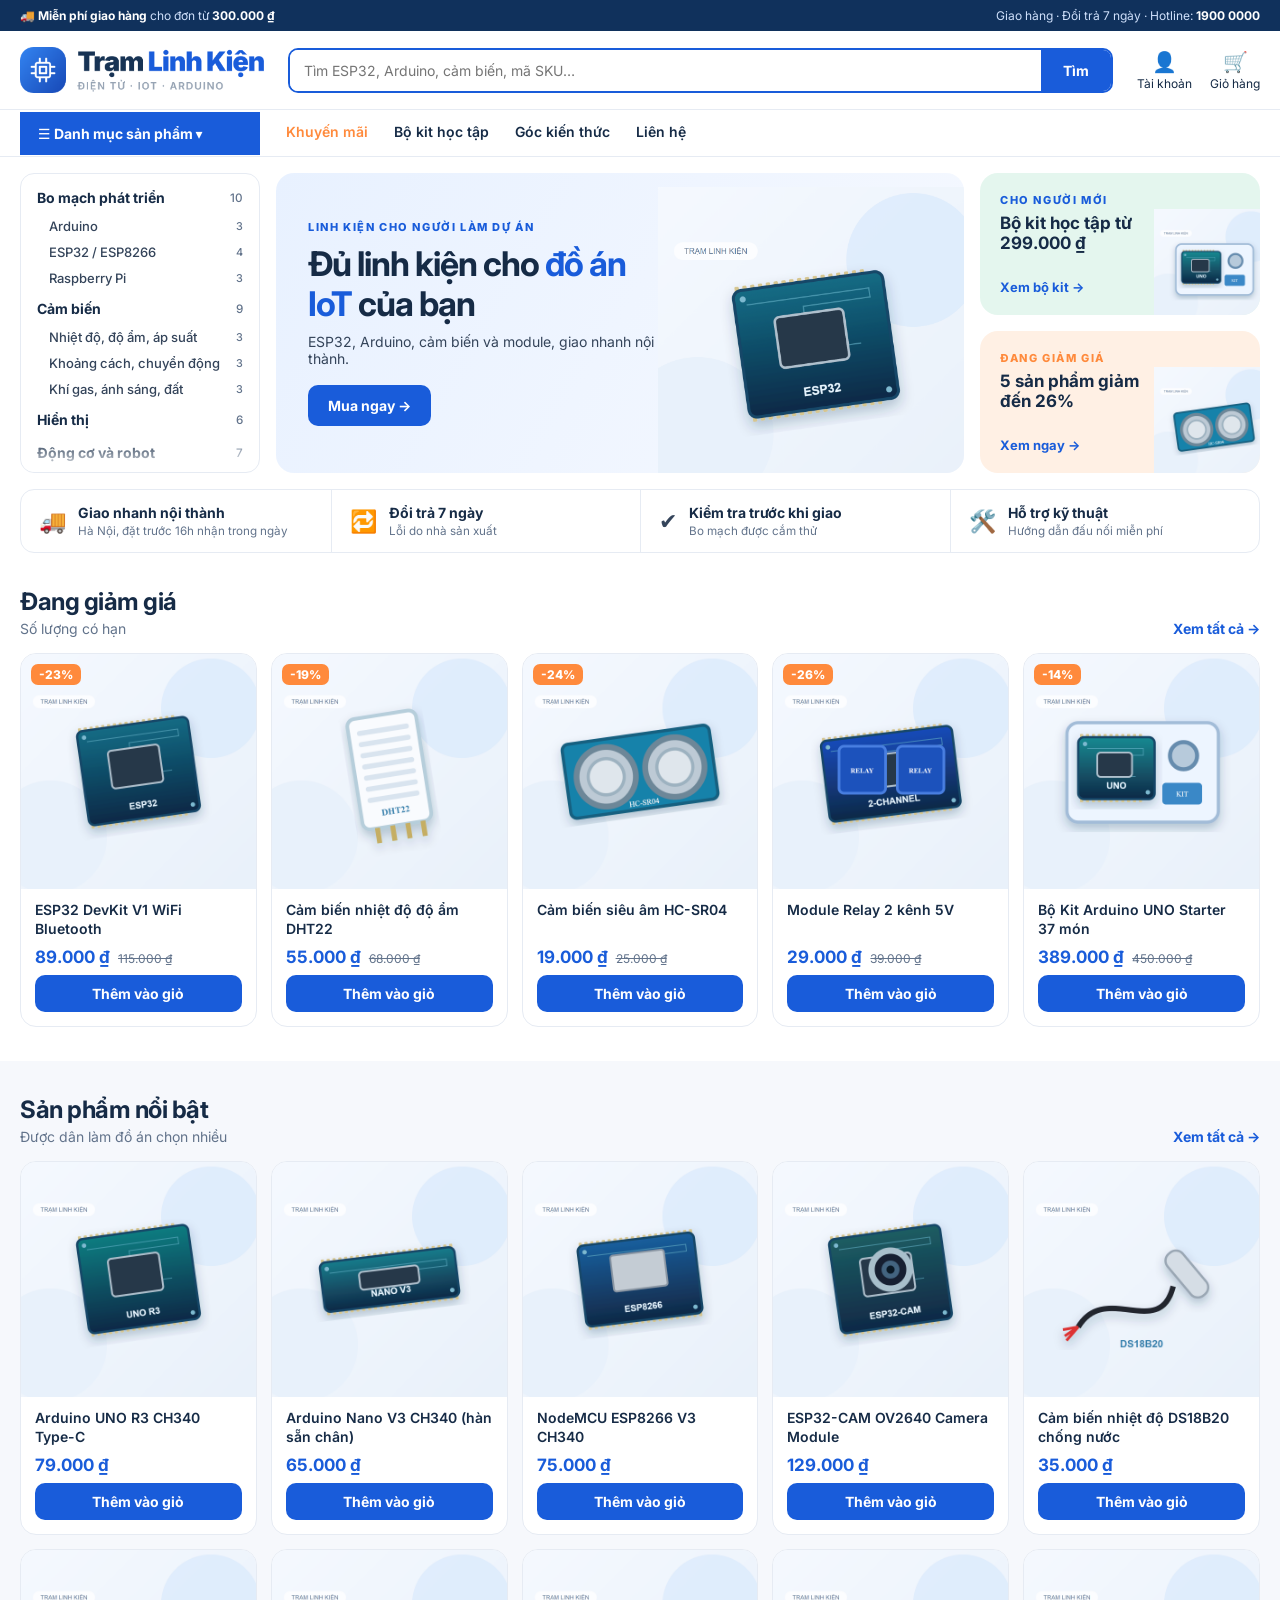
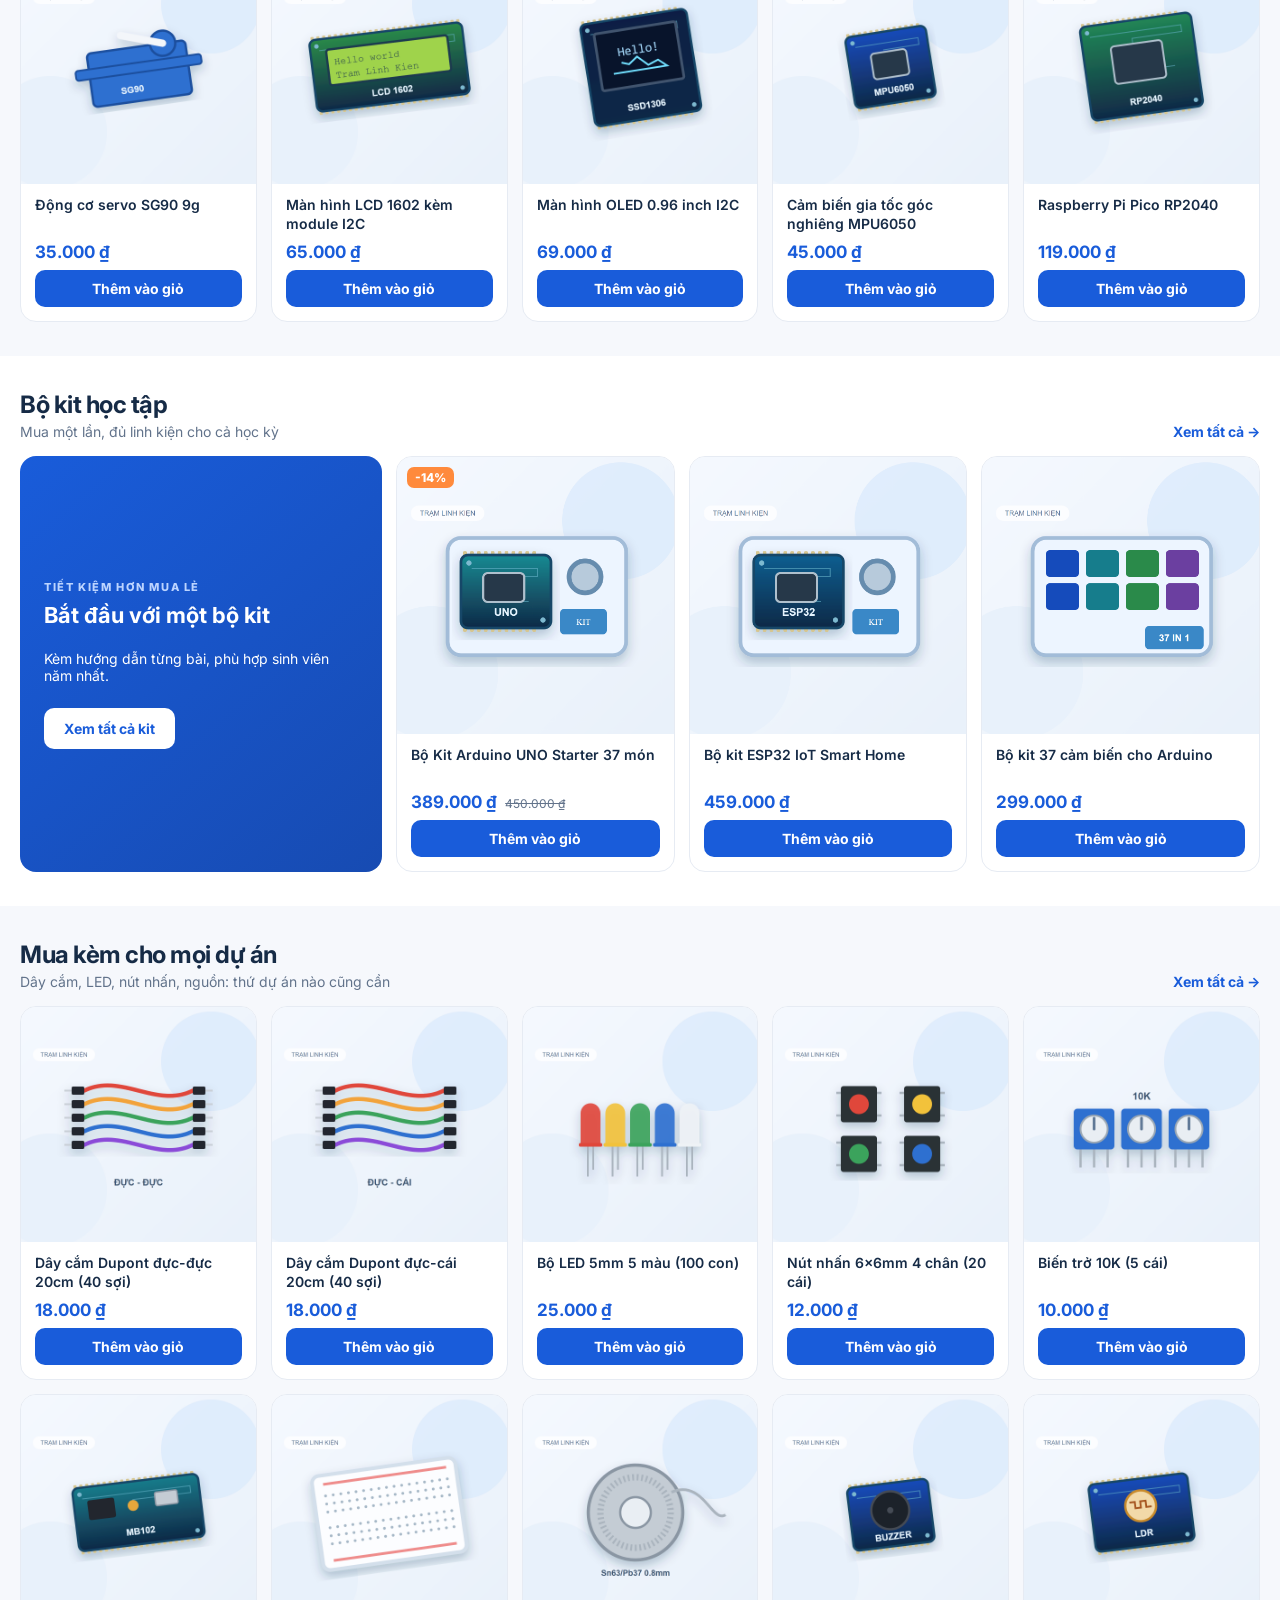
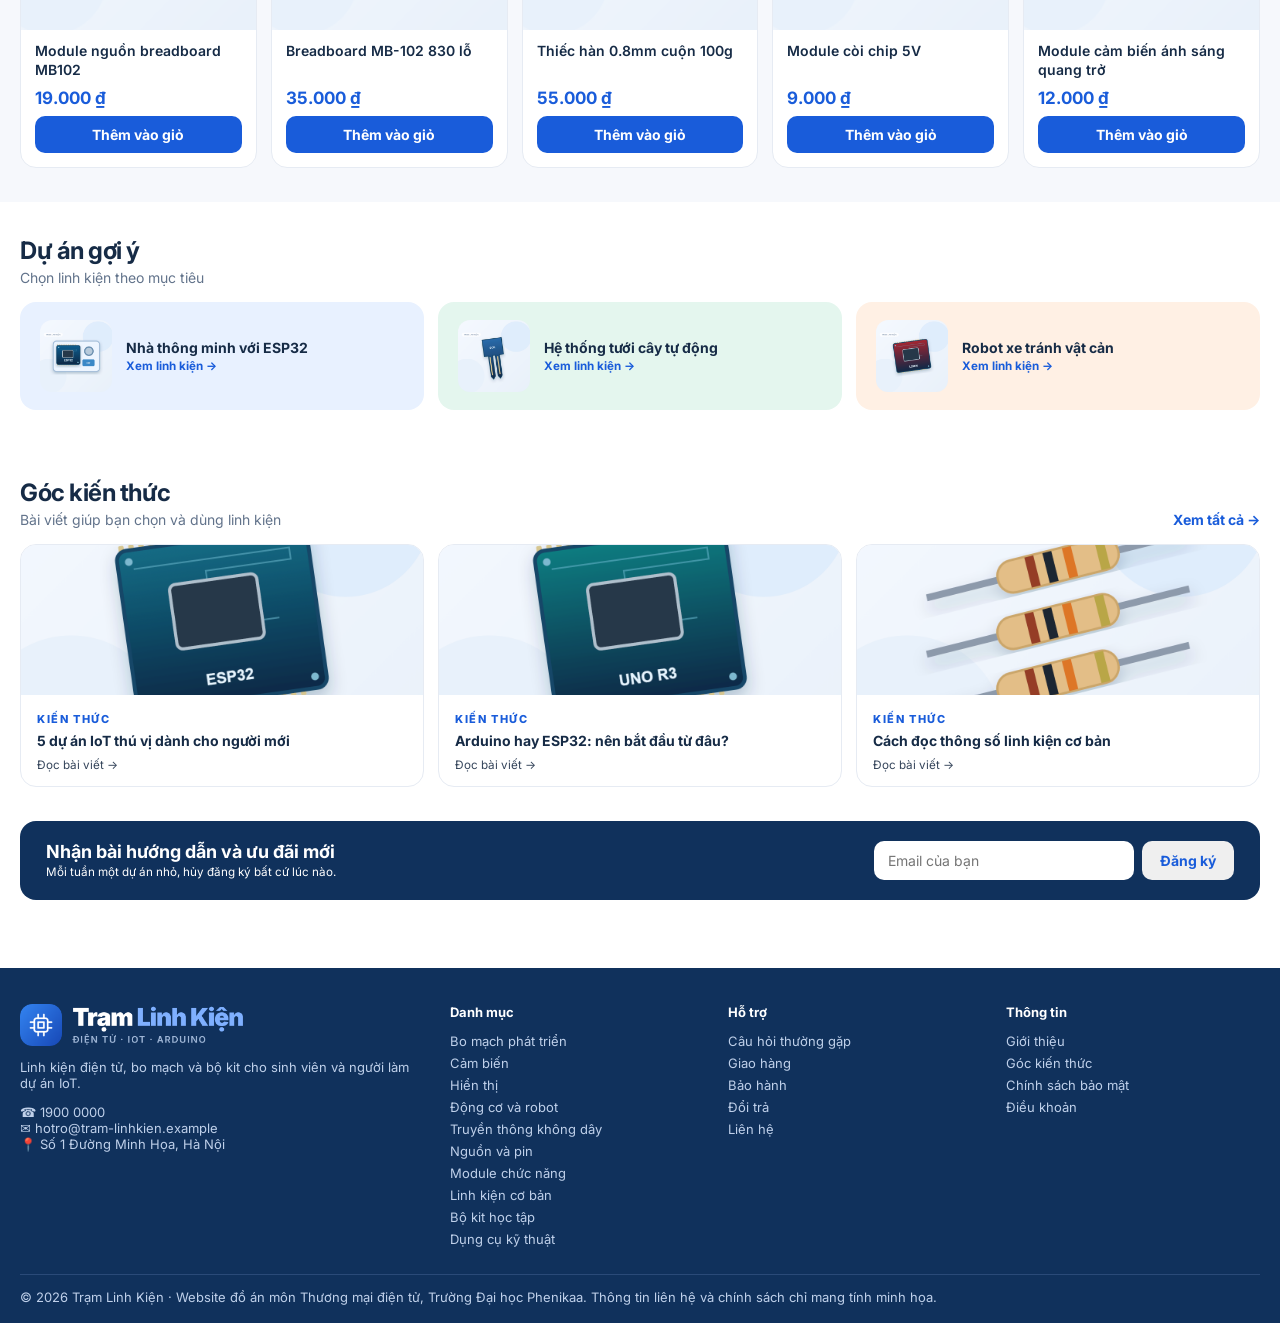
<file: index.html>
<!doctype html><html lang="vi"><head><meta charset="utf-8">
<meta name="viewport" content="width=device-width,initial-scale=1">
<title>Trang chủ | Trạm Linh Kiện</title>
<link href="https://fonts.googleapis.com/css2?family=Inter:wght@400;500;600;700;800&display=swap" rel="stylesheet">
<link rel="stylesheet" href="style.css"><link rel="icon" href="images/icon.png"></head><body>

<div class="top"><div class="wrap"><span>🚚 <b>Miễn phí giao hàng</b> cho đơn từ <b>300.000 ₫</b></span>
<span><a href="giao_hang.html">Giao hàng</a> · <a href="doi_tra.html">Đổi trả 7 ngày</a> · Hotline: <b>1900 0000</b></span></div></div>
<header class="head"><div class="wrap">
<a href="index.html"><img class="logo" src="images/logo.png" alt="Trạm Linh Kiện"></a>
<form class="search" action="/shop" method="get"><input name="q" placeholder="Tìm ESP32, Arduino, cảm biến, mã SKU…"><button>Tìm</button></form>
<div class="acts"><a href="#" data-soon="Trên Odoo: trang Đăng nhập / Tài khoản chuẩn"><i>👤</i>Tài khoản</a>
<a href="/shop/cart"><i>🛒</i>Giỏ hàng<span class="count" hidden>0</span></a></div></div></header>
<nav class="nav"><div class="wrap"><div class="dd"><button class="cat ">☰ Danh mục sản phẩm ▾</button><div class="mega"><div><a class="mp" href="/shop">Bo mạch phát triển</a><a href="/shop">Arduino</a><a href="/shop">ESP32 / ESP8266</a><a href="/shop">Raspberry Pi</a></div><div><a class="mp" href="/shop">Cảm biến</a><a href="/shop">Nhiệt độ, độ ẩm, áp suất</a><a href="/shop">Khoảng cách, chuyển động</a><a href="/shop">Khí gas, ánh sáng, đất</a></div><div><a class="mp" href="/shop">Hiển thị</a></div><div><a class="mp" href="/shop">Động cơ và robot</a></div><div><a class="mp" href="/shop">Truyền thông không dây</a></div><div><a class="mp" href="/shop">Nguồn và pin</a><a href="/shop">Adapter, module nguồn</a><a href="/shop">Pin, đế pin, sạc</a></div><div><a class="mp" href="/shop">Module chức năng</a></div><div><a class="mp" href="/shop">Linh kiện cơ bản</a><a href="/shop">Điện trở, tụ, biến trở</a><a href="/shop">LED, nút nhấn, IC</a><a href="/shop">Dây cắm, breadboard</a></div><div><a class="mp" href="/shop">Bộ kit học tập</a></div><div><a class="mp" href="/shop">Dụng cụ kỹ thuật</a><a href="/shop">Hàn</a><a href="/shop">Đo và cắt</a></div><a class="all" href="/shop">Xem tất cả 68 sản phẩm →</a></div></div><a class="hot " href="/shop">Khuyến mãi</a><a class=" " href="/shop">Bộ kit học tập</a><a class=" " href="goc_kien_thuc.html">Góc kiến thức</a><a class=" " href="lien_he.html">Liên hệ</a></div></nav>
<section class="hero"><div class="wrap">
<aside class="side"><div class="sidescroll"><a class="sp" href="/shop">Bo mạch phát triển<small>10</small></a><a class="sc" href="/shop">Arduino<small>3</small></a><a class="sc" href="/shop">ESP32 / ESP8266<small>4</small></a><a class="sc" href="/shop">Raspberry Pi<small>3</small></a><a class="sp" href="/shop">Cảm biến<small>9</small></a><a class="sc" href="/shop">Nhiệt độ, độ ẩm, áp suất<small>3</small></a><a class="sc" href="/shop">Khoảng cách, chuyển động<small>3</small></a><a class="sc" href="/shop">Khí gas, ánh sáng, đất<small>3</small></a><a class="sp" href="/shop">Hiển thị<small>6</small></a><a class="sp" href="/shop">Động cơ và robot<small>7</small></a><a class="sp" href="/shop">Truyền thông không dây<small>5</small></a><a class="sp" href="/shop">Nguồn và pin<small>7</small></a><a class="sc" href="/shop">Adapter, module nguồn<small>4</small></a><a class="sc" href="/shop">Pin, đế pin, sạc<small>3</small></a><a class="sp" href="/shop">Module chức năng<small>5</small></a><a class="sp" href="/shop">Linh kiện cơ bản<small>10</small></a><a class="sc" href="/shop">Điện trở, tụ, biến trở<small>3</small></a><a class="sc" href="/shop">LED, nút nhấn, IC<small>3</small></a><a class="sc" href="/shop">Dây cắm, breadboard<small>4</small></a><a class="sp" href="/shop">Bộ kit học tập<small>3</small></a><a class="sp" href="/shop">Dụng cụ kỹ thuật<small>6</small></a><a class="sc" href="/shop">Hàn<small>3</small></a><a class="sc" href="/shop">Đo và cắt<small>3</small></a></div></aside>
<div class="banner"><div class="t"><div class="eyebrow">Linh kiện cho người làm dự án</div>
<h1>Đủ linh kiện cho <span>đồ án IoT</span> của bạn</h1><p>ESP32, Arduino, cảm biến và module, giao nhanh nội thành.</p>
<a class="btn" href="/shop">Mua ngay →</a></div><img src="images/esp32-devkit.png" alt=""></div>
<div class="promos"><a class="promo p1" href="/shop"><div><div class="eyebrow">Cho người mới</div><h3>Bộ kit học tập từ 299.000 ₫</h3></div><span>Xem bộ kit →</span><img src="images/starter-kit.png" alt=""></a>
<a class="promo p2" href="/shop"><div><div class="eyebrow">Đang giảm giá</div><h3>5 sản phẩm giảm đến 26%</h3></div><span>Xem ngay →</span><img src="images/hc-sr04.png" alt=""></a></div>
</div></section>
<section class="trust"><div class="wrap">
<div><i>🚚</i><span><b>Giao nhanh nội thành</b><small>Hà Nội, đặt trước 16h nhận trong ngày</small></span></div>
<div><i>🔁</i><span><b>Đổi trả 7 ngày</b><small>Lỗi do nhà sản xuất</small></span></div>
<div><i>✔️</i><span><b>Kiểm tra trước khi giao</b><small>Bo mạch được cắm thử</small></span></div>
<div><i>🛠️</i><span><b>Hỗ trợ kỹ thuật</b><small>Hướng dẫn đấu nối miễn phí</small></span></div></div></section>
<section class="sec "><div class="wrap"><div class="sechead"><div><h2>Đang giảm giá</h2><p>Số lượng có hạn</p></div><a href="/shop">Xem tất cả →</a></div><div class="grid"><article class="card"><span class="tag">-23%</span><a href="/shop"><img src="images/esp32-devkit.png" alt="" loading="lazy"></a><div class="cbody"><h3><a href="/shop">ESP32 DevKit V1 WiFi Bluetooth</a></h3><div class="price"><b>89.000 ₫</b><s>115.000 ₫</s></div><button class="add" data-add="BRD-ESP32-01">Thêm vào giỏ</button></div></article><article class="card"><span class="tag">-19%</span><a href="/shop"><img src="images/dht22.png" alt="" loading="lazy"></a><div class="cbody"><h3><a href="/shop">Cảm biến nhiệt độ độ ẩm DHT22</a></h3><div class="price"><b>55.000 ₫</b><s>68.000 ₫</s></div><button class="add" data-add="SNS-DHT22">Thêm vào giỏ</button></div></article><article class="card"><span class="tag">-24%</span><a href="/shop"><img src="images/hc-sr04.png" alt="" loading="lazy"></a><div class="cbody"><h3><a href="/shop">Cảm biến siêu âm HC-SR04</a></h3><div class="price"><b>19.000 ₫</b><s>25.000 ₫</s></div><button class="add" data-add="SNS-HCSR04">Thêm vào giỏ</button></div></article><article class="card"><span class="tag">-26%</span><a href="/shop"><img src="images/relay-2ch.png" alt="" loading="lazy"></a><div class="cbody"><h3><a href="/shop">Module Relay 2 kênh 5V</a></h3><div class="price"><b>29.000 ₫</b><s>39.000 ₫</s></div><button class="add" data-add="MOD-RELAY2">Thêm vào giỏ</button></div></article><article class="card"><span class="tag">-14%</span><a href="/shop"><img src="images/starter-kit.png" alt="" loading="lazy"></a><div class="cbody"><h3><a href="/shop">Bộ Kit Arduino UNO Starter 37 món</a></h3><div class="price"><b>389.000 ₫</b><s>450.000 ₫</s></div><button class="add" data-add="KIT-ARD-37">Thêm vào giỏ</button></div></article></div></div></section>
<section class="sec alt"><div class="wrap"><div class="sechead"><div><h2>Sản phẩm nổi bật</h2><p>Được dân làm đồ án chọn nhiều</p></div><a href="/shop">Xem tất cả →</a></div><div class="grid"><article class="card"><a href="/shop"><img src="images/arduino-uno.png" alt="" loading="lazy"></a><div class="cbody"><h3><a href="/shop">Arduino UNO R3 CH340 Type-C</a></h3><div class="price"><b>79.000 ₫</b></div><button class="add" data-add="BRD-UNO-R3">Thêm vào giỏ</button></div></article><article class="card"><a href="/shop"><img src="images/BRD-NANO-V3.png" alt="" loading="lazy"></a><div class="cbody"><h3><a href="/shop">Arduino Nano V3 CH340 (hàn sẵn chân)</a></h3><div class="price"><b>65.000 ₫</b></div><button class="add" data-add="BRD-NANO-V3">Thêm vào giỏ</button></div></article><article class="card"><a href="/shop"><img src="images/BRD-ESP8266.png" alt="" loading="lazy"></a><div class="cbody"><h3><a href="/shop">NodeMCU ESP8266 V3 CH340</a></h3><div class="price"><b>75.000 ₫</b></div><button class="add" data-add="BRD-ESP8266">Thêm vào giỏ</button></div></article><article class="card"><a href="/shop"><img src="images/esp32-cam.png" alt="" loading="lazy"></a><div class="cbody"><h3><a href="/shop">ESP32-CAM OV2640 Camera Module</a></h3><div class="price"><b>129.000 ₫</b></div><button class="add" data-add="BRD-ESPCAM">Thêm vào giỏ</button></div></article><article class="card"><a href="/shop"><img src="images/SNS-DS18B20.png" alt="" loading="lazy"></a><div class="cbody"><h3><a href="/shop">Cảm biến nhiệt độ DS18B20 chống nước</a></h3><div class="price"><b>35.000 ₫</b></div><button class="add" data-add="SNS-DS18B20">Thêm vào giỏ</button></div></article><article class="card"><a href="/shop"><img src="images/MOD-SG90.png" alt="" loading="lazy"></a><div class="cbody"><h3><a href="/shop">Động cơ servo SG90 9g</a></h3><div class="price"><b>35.000 ₫</b></div><button class="add" data-add="MOD-SG90">Thêm vào giỏ</button></div></article><article class="card"><a href="/shop"><img src="images/MOD-LCD1602.png" alt="" loading="lazy"></a><div class="cbody"><h3><a href="/shop">Màn hình LCD 1602 kèm module I2C</a></h3><div class="price"><b>65.000 ₫</b></div><button class="add" data-add="MOD-LCD1602">Thêm vào giỏ</button></div></article><article class="card"><a href="/shop"><img src="images/oled-096.png" alt="" loading="lazy"></a><div class="cbody"><h3><a href="/shop">Màn hình OLED 0.96 inch I2C</a></h3><div class="price"><b>69.000 ₫</b></div><button class="add" data-add="MOD-OLED096">Thêm vào giỏ</button></div></article><article class="card"><a href="/shop"><img src="images/SNS-MPU6050.png" alt="" loading="lazy"></a><div class="cbody"><h3><a href="/shop">Cảm biến gia tốc góc nghiêng MPU6050</a></h3><div class="price"><b>45.000 ₫</b></div><button class="add" data-add="SNS-MPU6050">Thêm vào giỏ</button></div></article><article class="card"><a href="/shop"><img src="images/raspberry-pico.png" alt="" loading="lazy"></a><div class="cbody"><h3><a href="/shop">Raspberry Pi Pico RP2040</a></h3><div class="price"><b>119.000 ₫</b></div><button class="add" data-add="BRD-PICO-02">Thêm vào giỏ</button></div></article></div></div></section>
<section class="sec "><div class="wrap"><div class="sechead"><div><h2>Bộ kit học tập</h2><p>Mua một lần, đủ linh kiện cho cả học kỳ</p></div><a href="/shop">Xem tất cả →</a></div><div class="kits"><div class="kitban"><div class="eyebrow">Tiết kiệm hơn mua lẻ</div><h3>Bắt đầu với một bộ kit</h3><p>Kèm hướng dẫn từng bài, phù hợp sinh viên năm nhất.</p><a class="btn" href="/shop">Xem tất cả kit</a></div><article class="card"><span class="tag">-14%</span><a href="/shop"><img src="images/starter-kit.png" alt="" loading="lazy"></a><div class="cbody"><h3><a href="/shop">Bộ Kit Arduino UNO Starter 37 món</a></h3><div class="price"><b>389.000 ₫</b><s>450.000 ₫</s></div><button class="add" data-add="KIT-ARD-37">Thêm vào giỏ</button></div></article><article class="card"><a href="/shop"><img src="images/esp32-kit.png" alt="" loading="lazy"></a><div class="cbody"><h3><a href="/shop">Bộ kit ESP32 IoT Smart Home</a></h3><div class="price"><b>459.000 ₫</b></div><button class="add" data-add="KIT-IOT-HOME">Thêm vào giỏ</button></div></article><article class="card"><a href="/shop"><img src="images/KIT-SENSOR37.png" alt="" loading="lazy"></a><div class="cbody"><h3><a href="/shop">Bộ kit 37 cảm biến cho Arduino</a></h3><div class="price"><b>299.000 ₫</b></div><button class="add" data-add="KIT-SENSOR37">Thêm vào giỏ</button></div></article></div></div></section>
<section class="sec alt"><div class="wrap"><div class="sechead"><div><h2>Mua kèm cho mọi dự án</h2><p>Dây cắm, LED, nút nhấn, nguồn: thứ dự án nào cũng cần</p></div><a href="/shop">Xem tất cả →</a></div><div class="grid"><article class="card"><a href="/shop"><img src="images/CMP-DUP-MM40.png" alt="" loading="lazy"></a><div class="cbody"><h3><a href="/shop">Dây cắm Dupont đực-đực 20cm (40 sợi)</a></h3><div class="price"><b>18.000 ₫</b></div><button class="add" data-add="CMP-DUP-MM40">Thêm vào giỏ</button></div></article><article class="card"><a href="/shop"><img src="images/CMP-DUP-MF40.png" alt="" loading="lazy"></a><div class="cbody"><h3><a href="/shop">Dây cắm Dupont đực-cái 20cm (40 sợi)</a></h3><div class="price"><b>18.000 ₫</b></div><button class="add" data-add="CMP-DUP-MF40">Thêm vào giỏ</button></div></article><article class="card"><a href="/shop"><img src="images/CMP-LED5MM.png" alt="" loading="lazy"></a><div class="cbody"><h3><a href="/shop">Bộ LED 5mm 5 màu (100 con)</a></h3><div class="price"><b>25.000 ₫</b></div><button class="add" data-add="CMP-LED5MM">Thêm vào giỏ</button></div></article><article class="card"><a href="/shop"><img src="images/CMP-BTN6X6.png" alt="" loading="lazy"></a><div class="cbody"><h3><a href="/shop">Nút nhấn 6x6mm 4 chân (20 cái)</a></h3><div class="price"><b>12.000 ₫</b></div><button class="add" data-add="CMP-BTN6X6">Thêm vào giỏ</button></div></article><article class="card"><a href="/shop"><img src="images/CMP-POT10K.png" alt="" loading="lazy"></a><div class="cbody"><h3><a href="/shop">Biến trở 10K (5 cái)</a></h3><div class="price"><b>10.000 ₫</b></div><button class="add" data-add="CMP-POT10K">Thêm vào giỏ</button></div></article><article class="card"><a href="/shop"><img src="images/MOD-PWR-MB102.png" alt="" loading="lazy"></a><div class="cbody"><h3><a href="/shop">Module nguồn breadboard MB102</a></h3><div class="price"><b>19.000 ₫</b></div><button class="add" data-add="MOD-PWR-MB102">Thêm vào giỏ</button></div></article><article class="card"><a href="/shop"><img src="images/breadboard-830.png" alt="" loading="lazy"></a><div class="cbody"><h3><a href="/shop">Breadboard MB-102 830 lỗ</a></h3><div class="price"><b>35.000 ₫</b></div><button class="add" data-add="CMP-BRD830">Thêm vào giỏ</button></div></article><article class="card"><a href="/shop"><img src="images/TLS-SOLDER.png" alt="" loading="lazy"></a><div class="cbody"><h3><a href="/shop">Thiếc hàn 0.8mm cuộn 100g</a></h3><div class="price"><b>55.000 ₫</b></div><button class="add" data-add="TLS-SOLDER">Thêm vào giỏ</button></div></article><article class="card"><a href="/shop"><img src="images/MOD-BUZZER.png" alt="" loading="lazy"></a><div class="cbody"><h3><a href="/shop">Module còi chip 5V</a></h3><div class="price"><b>9.000 ₫</b></div><button class="add" data-add="MOD-BUZZER">Thêm vào giỏ</button></div></article><article class="card"><a href="/shop"><img src="images/SNS-LDR.png" alt="" loading="lazy"></a><div class="cbody"><h3><a href="/shop">Module cảm biến ánh sáng quang trở</a></h3><div class="price"><b>12.000 ₫</b></div><button class="add" data-add="SNS-LDR">Thêm vào giỏ</button></div></article></div></div></section>
<section class="sec "><div class="wrap"><div class="sechead"><div><h2>Dự án gợi ý</h2><p>Chọn linh kiện theo mục tiêu</p></div></div><div class="proj"><a href="/shop" style="background:#e8f1ff"><img src="images/esp32-kit.png" alt=""><span><b>Nhà thông minh với ESP32</b><small>Xem linh kiện →</small></span></a><a href="/shop" style="background:#e4f6ee"><img src="images/SNS-SOIL.png" alt=""><span><b>Hệ thống tưới cây tự động</b><small>Xem linh kiện →</small></span></a><a href="/shop" style="background:#fff0e4"><img src="images/l298n.png" alt=""><span><b>Robot xe tránh vật cản</b><small>Xem linh kiện →</small></span></a></div></div></section>
<section class="sec "><div class="wrap"><div class="sechead"><div><h2>Góc kiến thức</h2><p>Bài viết giúp bạn chọn và dùng linh kiện</p></div><a href="goc_kien_thuc.html">Xem tất cả →</a></div><div class="posts"><a class="post" href="goc_kien_thuc.html"><img src="images/esp32-devkit.png" alt=""><div><span class="eyebrow">Kiến thức</span><b>5 dự án IoT thú vị dành cho người mới</b><small>Đọc bài viết →</small></div></a><a class="post" href="goc_kien_thuc.html"><img src="images/arduino-uno.png" alt=""><div><span class="eyebrow">Kiến thức</span><b>Arduino hay ESP32: nên bắt đầu từ đâu?</b><small>Đọc bài viết →</small></div></a><a class="post" href="goc_kien_thuc.html"><img src="images/resistor-kit.png" alt=""><div><span class="eyebrow">Kiến thức</span><b>Cách đọc thông số linh kiện cơ bản</b><small>Đọc bài viết →</small></div></a></div></div></section>
<section class="sec" style="padding-top:0"><div class="wrap">
<div class="news"><span><b>Nhận bài hướng dẫn và ưu đãi mới</b><br><small>Mỗi tuần một dự án nhỏ, hủy đăng ký bất cứ lúc nào.</small></span>
<form onsubmit="return false"><input placeholder="Email của bạn"><button data-soon="Trên Odoo: email được lưu vào danh sách nhận tin">Đăng ký</button></form></div></div></section>
<footer><div class="wrap"><div class="cols">
<div><img class="logo" src="images/logo_footer.png" alt="Trạm Linh Kiện"><p>Linh kiện điện tử, bo mạch và bộ kit cho sinh viên và người làm dự án IoT.</p>
<p>☎ 1900 0000<br>✉ hotro@tram-linhkien.example<br>📍 Số 1 Đường Minh Họa, Hà Nội</p></div>
<div><h4>Danh mục</h4><a href="/shop">Bo mạch phát triển</a><a href="/shop">Cảm biến</a><a href="/shop">Hiển thị</a><a href="/shop">Động cơ và robot</a><a href="/shop">Truyền thông không dây</a><a href="/shop">Nguồn và pin</a><a href="/shop">Module chức năng</a><a href="/shop">Linh kiện cơ bản</a><a href="/shop">Bộ kit học tập</a><a href="/shop">Dụng cụ kỹ thuật</a></div>
<div><h4>Hỗ trợ</h4><a href="cau_hoi_thuong_gap.html">Câu hỏi thường gặp</a><a href="giao_hang.html">Giao hàng</a><a href="bao_hanh.html">Bảo hành</a><a href="doi_tra.html">Đổi trả</a><a href="lien_he.html">Liên hệ</a></div>
<div><h4>Thông tin</h4><a href="gioi_thieu.html">Giới thiệu</a><a href="goc_kien_thuc.html">Góc kiến thức</a><a href="bao_mat.html">Chính sách bảo mật</a><a href="dieu_khoan.html">Điều khoản</a></div></div>
<div class="bottom">© 2026 Trạm Linh Kiện · Website đồ án môn Thương mại điện tử, Trường Đại học Phenikaa. Thông tin liên hệ và chính sách chỉ mang tính minh họa.</div></div></footer>
</body></html>
</file>
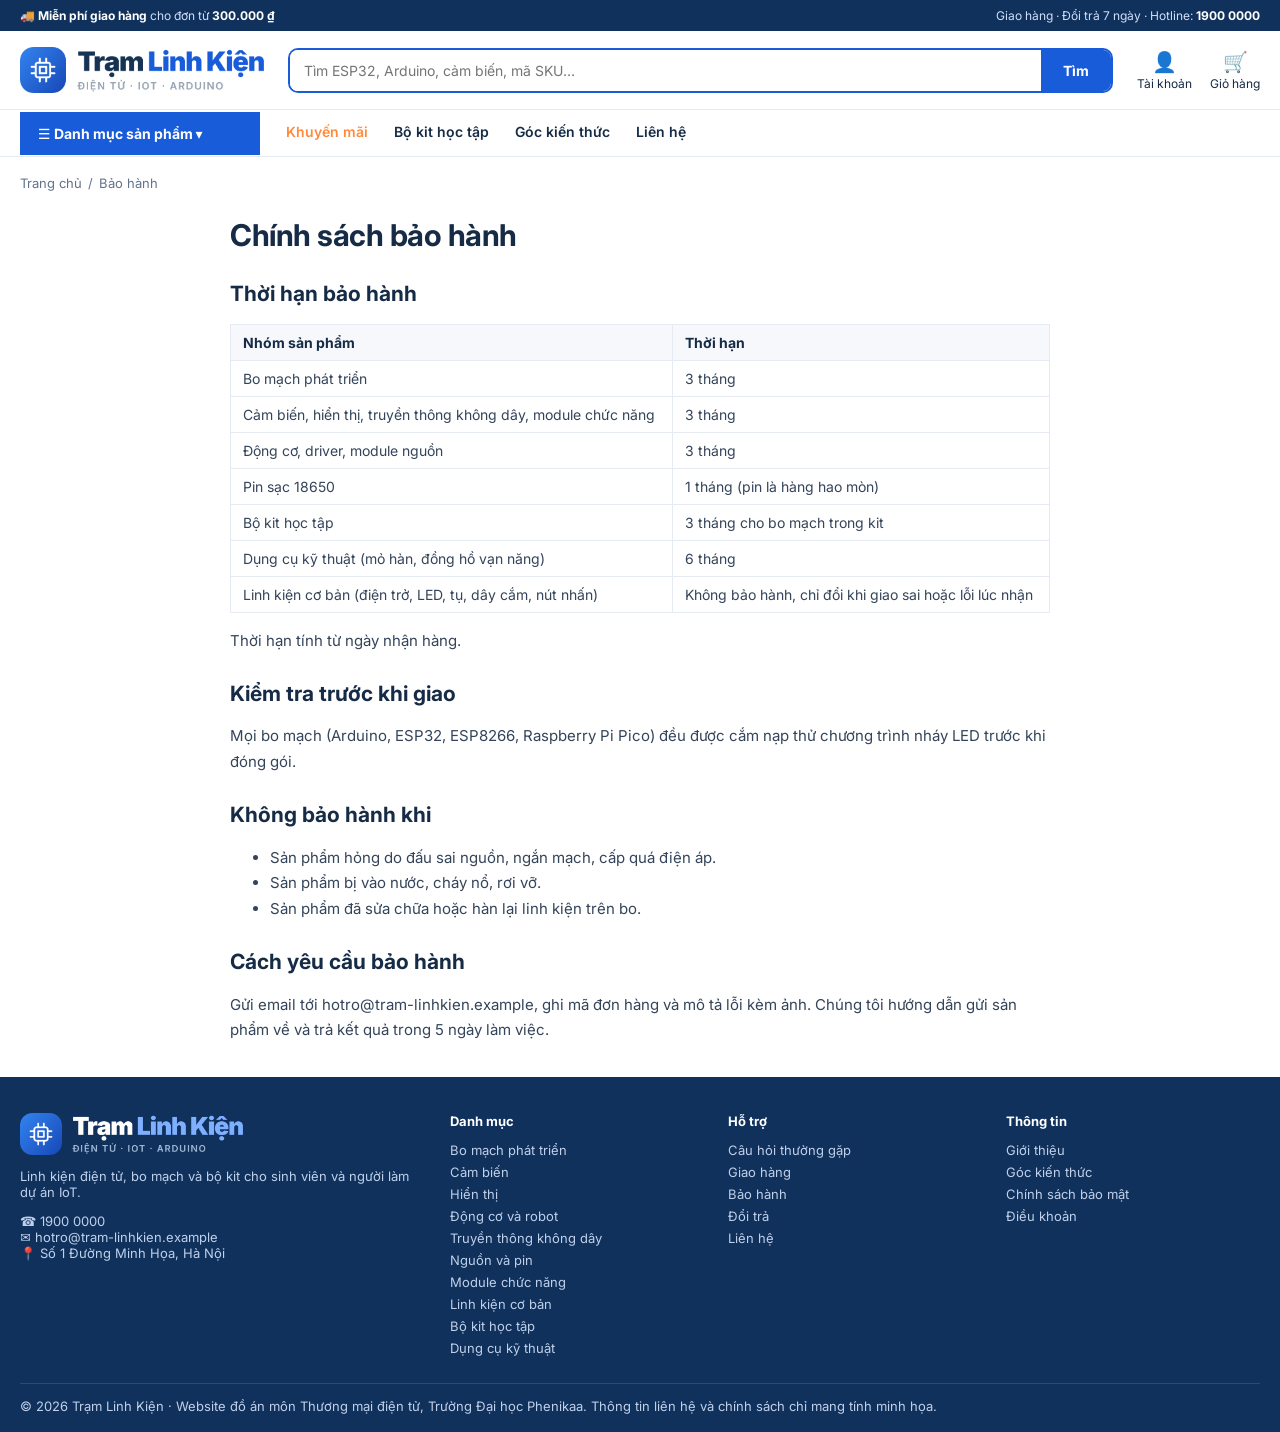
<file: bao_hanh.html>
<!doctype html><html lang="vi"><head><meta charset="utf-8">
<meta name="viewport" content="width=device-width,initial-scale=1">
<title>Bảo hành | Trạm Linh Kiện</title>
<link href="https://fonts.googleapis.com/css2?family=Inter:wght@400;500;600;700;800&display=swap" rel="stylesheet">
<link rel="stylesheet" href="style.css"><link rel="icon" href="images/icon.png"></head><body>

<div class="top"><div class="wrap"><span>🚚 <b>Miễn phí giao hàng</b> cho đơn từ <b>300.000 ₫</b></span>
<span><a href="giao_hang.html">Giao hàng</a> · <a href="doi_tra.html">Đổi trả 7 ngày</a> · Hotline: <b>1900 0000</b></span></div></div>
<header class="head"><div class="wrap">
<a href="index.html"><img class="logo" src="images/logo.png" alt="Trạm Linh Kiện"></a>
<form class="search" action="/shop" method="get"><input name="q" placeholder="Tìm ESP32, Arduino, cảm biến, mã SKU…"><button>Tìm</button></form>
<div class="acts"><a href="#" data-soon="Trên Odoo: trang Đăng nhập / Tài khoản chuẩn"><i>👤</i>Tài khoản</a>
<a href="/shop/cart"><i>🛒</i>Giỏ hàng<span class="count" hidden>0</span></a></div></div></header>
<nav class="nav"><div class="wrap"><div class="dd"><button class="cat ">☰ Danh mục sản phẩm ▾</button><div class="mega"><div><a class="mp" href="/shop">Bo mạch phát triển</a><a href="/shop">Arduino</a><a href="/shop">ESP32 / ESP8266</a><a href="/shop">Raspberry Pi</a></div><div><a class="mp" href="/shop">Cảm biến</a><a href="/shop">Nhiệt độ, độ ẩm, áp suất</a><a href="/shop">Khoảng cách, chuyển động</a><a href="/shop">Khí gas, ánh sáng, đất</a></div><div><a class="mp" href="/shop">Hiển thị</a></div><div><a class="mp" href="/shop">Động cơ và robot</a></div><div><a class="mp" href="/shop">Truyền thông không dây</a></div><div><a class="mp" href="/shop">Nguồn và pin</a><a href="/shop">Adapter, module nguồn</a><a href="/shop">Pin, đế pin, sạc</a></div><div><a class="mp" href="/shop">Module chức năng</a></div><div><a class="mp" href="/shop">Linh kiện cơ bản</a><a href="/shop">Điện trở, tụ, biến trở</a><a href="/shop">LED, nút nhấn, IC</a><a href="/shop">Dây cắm, breadboard</a></div><div><a class="mp" href="/shop">Bộ kit học tập</a></div><div><a class="mp" href="/shop">Dụng cụ kỹ thuật</a><a href="/shop">Hàn</a><a href="/shop">Đo và cắt</a></div><a class="all" href="/shop">Xem tất cả 68 sản phẩm →</a></div></div><a class="hot " href="/shop">Khuyến mãi</a><a class=" " href="/shop">Bộ kit học tập</a><a class=" " href="goc_kien_thuc.html">Góc kiến thức</a><a class=" " href="lien_he.html">Liên hệ</a></div></nav>
<div class="wrap crumb"><a href="index.html">Trang chủ</a><span>/</span>Bảo hành</div><main class="wrap doc odoo"><h1>Chính sách bảo hành</h1>
<h2>Thời hạn bảo hành</h2>
<table><tr><th>Nhóm sản phẩm</th><th>Thời hạn</th></tr><tr><td>Bo mạch phát triển</td><td>3 tháng</td></tr><tr><td>Cảm biến, hiển thị, truyền thông không dây, module chức năng</td><td>3 tháng</td></tr><tr><td>Động cơ, driver, module nguồn</td><td>3 tháng</td></tr><tr><td>Pin sạc 18650</td><td>1 tháng (pin là hàng hao mòn)</td></tr><tr><td>Bộ kit học tập</td><td>3 tháng cho bo mạch trong kit</td></tr><tr><td>Dụng cụ kỹ thuật (mỏ hàn, đồng hồ vạn năng)</td><td>6 tháng</td></tr><tr><td>Linh kiện cơ bản (điện trở, LED, tụ, dây cắm, nút nhấn)</td><td>Không bảo hành, chỉ đổi khi giao sai hoặc lỗi lúc nhận</td></tr></table>
<p>Thời hạn tính từ ngày nhận hàng.</p>
<h2>Kiểm tra trước khi giao</h2>
<p>Mọi bo mạch (Arduino, ESP32, ESP8266, Raspberry Pi Pico) đều được cắm nạp thử chương trình nháy LED trước khi đóng gói.</p>
<h2>Không bảo hành khi</h2>
<ul><li>Sản phẩm hỏng do đấu sai nguồn, ngắn mạch, cấp quá điện áp.</li><li>Sản phẩm bị vào nước, cháy nổ, rơi vỡ.</li><li>Sản phẩm đã sửa chữa hoặc hàn lại linh kiện trên bo.</li></ul>
<h2>Cách yêu cầu bảo hành</h2>
<p>Gửi email tới hotro@tram-linhkien.example, ghi mã đơn hàng và mô tả lỗi kèm ảnh. Chúng tôi hướng dẫn gửi sản phẩm về và trả kết quả trong 5 ngày làm việc.</p></main>
<footer><div class="wrap"><div class="cols">
<div><img class="logo" src="images/logo_footer.png" alt="Trạm Linh Kiện"><p>Linh kiện điện tử, bo mạch và bộ kit cho sinh viên và người làm dự án IoT.</p>
<p>☎ 1900 0000<br>✉ hotro@tram-linhkien.example<br>📍 Số 1 Đường Minh Họa, Hà Nội</p></div>
<div><h4>Danh mục</h4><a href="/shop">Bo mạch phát triển</a><a href="/shop">Cảm biến</a><a href="/shop">Hiển thị</a><a href="/shop">Động cơ và robot</a><a href="/shop">Truyền thông không dây</a><a href="/shop">Nguồn và pin</a><a href="/shop">Module chức năng</a><a href="/shop">Linh kiện cơ bản</a><a href="/shop">Bộ kit học tập</a><a href="/shop">Dụng cụ kỹ thuật</a></div>
<div><h4>Hỗ trợ</h4><a href="cau_hoi_thuong_gap.html">Câu hỏi thường gặp</a><a href="giao_hang.html">Giao hàng</a><a href="bao_hanh.html">Bảo hành</a><a href="doi_tra.html">Đổi trả</a><a href="lien_he.html">Liên hệ</a></div>
<div><h4>Thông tin</h4><a href="gioi_thieu.html">Giới thiệu</a><a href="goc_kien_thuc.html">Góc kiến thức</a><a href="bao_mat.html">Chính sách bảo mật</a><a href="dieu_khoan.html">Điều khoản</a></div></div>
<div class="bottom">© 2026 Trạm Linh Kiện · Website đồ án môn Thương mại điện tử, Trường Đại học Phenikaa. Thông tin liên hệ và chính sách chỉ mang tính minh họa.</div></div></footer>
</body></html>
</file>
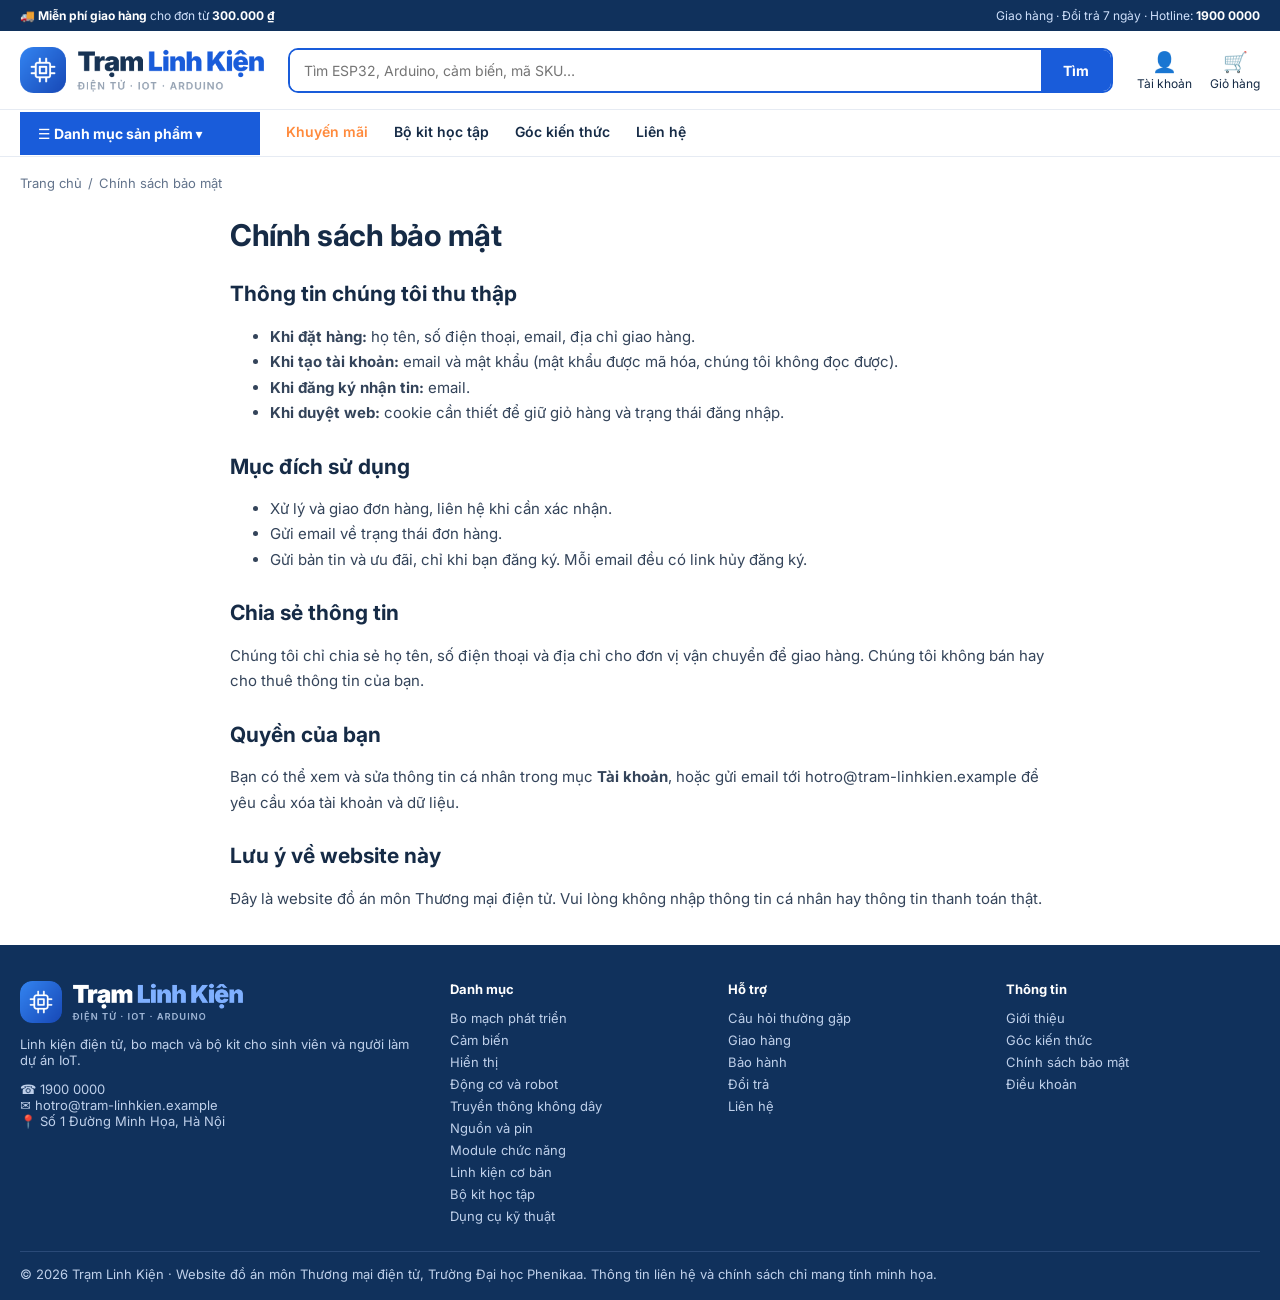
<file: bao_mat.html>
<!doctype html><html lang="vi"><head><meta charset="utf-8">
<meta name="viewport" content="width=device-width,initial-scale=1">
<title>Chính sách bảo mật | Trạm Linh Kiện</title>
<link href="https://fonts.googleapis.com/css2?family=Inter:wght@400;500;600;700;800&display=swap" rel="stylesheet">
<link rel="stylesheet" href="style.css"><link rel="icon" href="images/icon.png"></head><body>

<div class="top"><div class="wrap"><span>🚚 <b>Miễn phí giao hàng</b> cho đơn từ <b>300.000 ₫</b></span>
<span><a href="giao_hang.html">Giao hàng</a> · <a href="doi_tra.html">Đổi trả 7 ngày</a> · Hotline: <b>1900 0000</b></span></div></div>
<header class="head"><div class="wrap">
<a href="index.html"><img class="logo" src="images/logo.png" alt="Trạm Linh Kiện"></a>
<form class="search" action="/shop" method="get"><input name="q" placeholder="Tìm ESP32, Arduino, cảm biến, mã SKU…"><button>Tìm</button></form>
<div class="acts"><a href="#" data-soon="Trên Odoo: trang Đăng nhập / Tài khoản chuẩn"><i>👤</i>Tài khoản</a>
<a href="/shop/cart"><i>🛒</i>Giỏ hàng<span class="count" hidden>0</span></a></div></div></header>
<nav class="nav"><div class="wrap"><div class="dd"><button class="cat ">☰ Danh mục sản phẩm ▾</button><div class="mega"><div><a class="mp" href="/shop">Bo mạch phát triển</a><a href="/shop">Arduino</a><a href="/shop">ESP32 / ESP8266</a><a href="/shop">Raspberry Pi</a></div><div><a class="mp" href="/shop">Cảm biến</a><a href="/shop">Nhiệt độ, độ ẩm, áp suất</a><a href="/shop">Khoảng cách, chuyển động</a><a href="/shop">Khí gas, ánh sáng, đất</a></div><div><a class="mp" href="/shop">Hiển thị</a></div><div><a class="mp" href="/shop">Động cơ và robot</a></div><div><a class="mp" href="/shop">Truyền thông không dây</a></div><div><a class="mp" href="/shop">Nguồn và pin</a><a href="/shop">Adapter, module nguồn</a><a href="/shop">Pin, đế pin, sạc</a></div><div><a class="mp" href="/shop">Module chức năng</a></div><div><a class="mp" href="/shop">Linh kiện cơ bản</a><a href="/shop">Điện trở, tụ, biến trở</a><a href="/shop">LED, nút nhấn, IC</a><a href="/shop">Dây cắm, breadboard</a></div><div><a class="mp" href="/shop">Bộ kit học tập</a></div><div><a class="mp" href="/shop">Dụng cụ kỹ thuật</a><a href="/shop">Hàn</a><a href="/shop">Đo và cắt</a></div><a class="all" href="/shop">Xem tất cả 68 sản phẩm →</a></div></div><a class="hot " href="/shop">Khuyến mãi</a><a class=" " href="/shop">Bộ kit học tập</a><a class=" " href="goc_kien_thuc.html">Góc kiến thức</a><a class=" " href="lien_he.html">Liên hệ</a></div></nav>
<div class="wrap crumb"><a href="index.html">Trang chủ</a><span>/</span>Chính sách bảo mật</div><main class="wrap doc odoo"><h1>Chính sách bảo mật</h1>
<h2>Thông tin chúng tôi thu thập</h2>
<ul><li><b>Khi đặt hàng:</b> họ tên, số điện thoại, email, địa chỉ giao hàng.</li><li><b>Khi tạo tài khoản:</b> email và mật khẩu (mật khẩu được mã hóa, chúng tôi không đọc được).</li><li><b>Khi đăng ký nhận tin:</b> email.</li><li><b>Khi duyệt web:</b> cookie cần thiết để giữ giỏ hàng và trạng thái đăng nhập.</li></ul>
<h2>Mục đích sử dụng</h2>
<ul><li>Xử lý và giao đơn hàng, liên hệ khi cần xác nhận.</li><li>Gửi email về trạng thái đơn hàng.</li><li>Gửi bản tin và ưu đãi, chỉ khi bạn đăng ký. Mỗi email đều có link hủy đăng ký.</li></ul>
<h2>Chia sẻ thông tin</h2>
<p>Chúng tôi chỉ chia sẻ họ tên, số điện thoại và địa chỉ cho đơn vị vận chuyển để giao hàng. Chúng tôi không bán hay cho thuê thông tin của bạn.</p>
<h2>Quyền của bạn</h2>
<p>Bạn có thể xem và sửa thông tin cá nhân trong mục <b>Tài khoản</b>, hoặc gửi email tới hotro@tram-linhkien.example để yêu cầu xóa tài khoản và dữ liệu.</p>
<h2>Lưu ý về website này</h2>
<p>Đây là website đồ án môn Thương mại điện tử. Vui lòng không nhập thông tin cá nhân hay thông tin thanh toán thật.</p></main>
<footer><div class="wrap"><div class="cols">
<div><img class="logo" src="images/logo_footer.png" alt="Trạm Linh Kiện"><p>Linh kiện điện tử, bo mạch và bộ kit cho sinh viên và người làm dự án IoT.</p>
<p>☎ 1900 0000<br>✉ hotro@tram-linhkien.example<br>📍 Số 1 Đường Minh Họa, Hà Nội</p></div>
<div><h4>Danh mục</h4><a href="/shop">Bo mạch phát triển</a><a href="/shop">Cảm biến</a><a href="/shop">Hiển thị</a><a href="/shop">Động cơ và robot</a><a href="/shop">Truyền thông không dây</a><a href="/shop">Nguồn và pin</a><a href="/shop">Module chức năng</a><a href="/shop">Linh kiện cơ bản</a><a href="/shop">Bộ kit học tập</a><a href="/shop">Dụng cụ kỹ thuật</a></div>
<div><h4>Hỗ trợ</h4><a href="cau_hoi_thuong_gap.html">Câu hỏi thường gặp</a><a href="giao_hang.html">Giao hàng</a><a href="bao_hanh.html">Bảo hành</a><a href="doi_tra.html">Đổi trả</a><a href="lien_he.html">Liên hệ</a></div>
<div><h4>Thông tin</h4><a href="gioi_thieu.html">Giới thiệu</a><a href="goc_kien_thuc.html">Góc kiến thức</a><a href="bao_mat.html">Chính sách bảo mật</a><a href="dieu_khoan.html">Điều khoản</a></div></div>
<div class="bottom">© 2026 Trạm Linh Kiện · Website đồ án môn Thương mại điện tử, Trường Đại học Phenikaa. Thông tin liên hệ và chính sách chỉ mang tính minh họa.</div></div></footer>
</body></html>
</file>
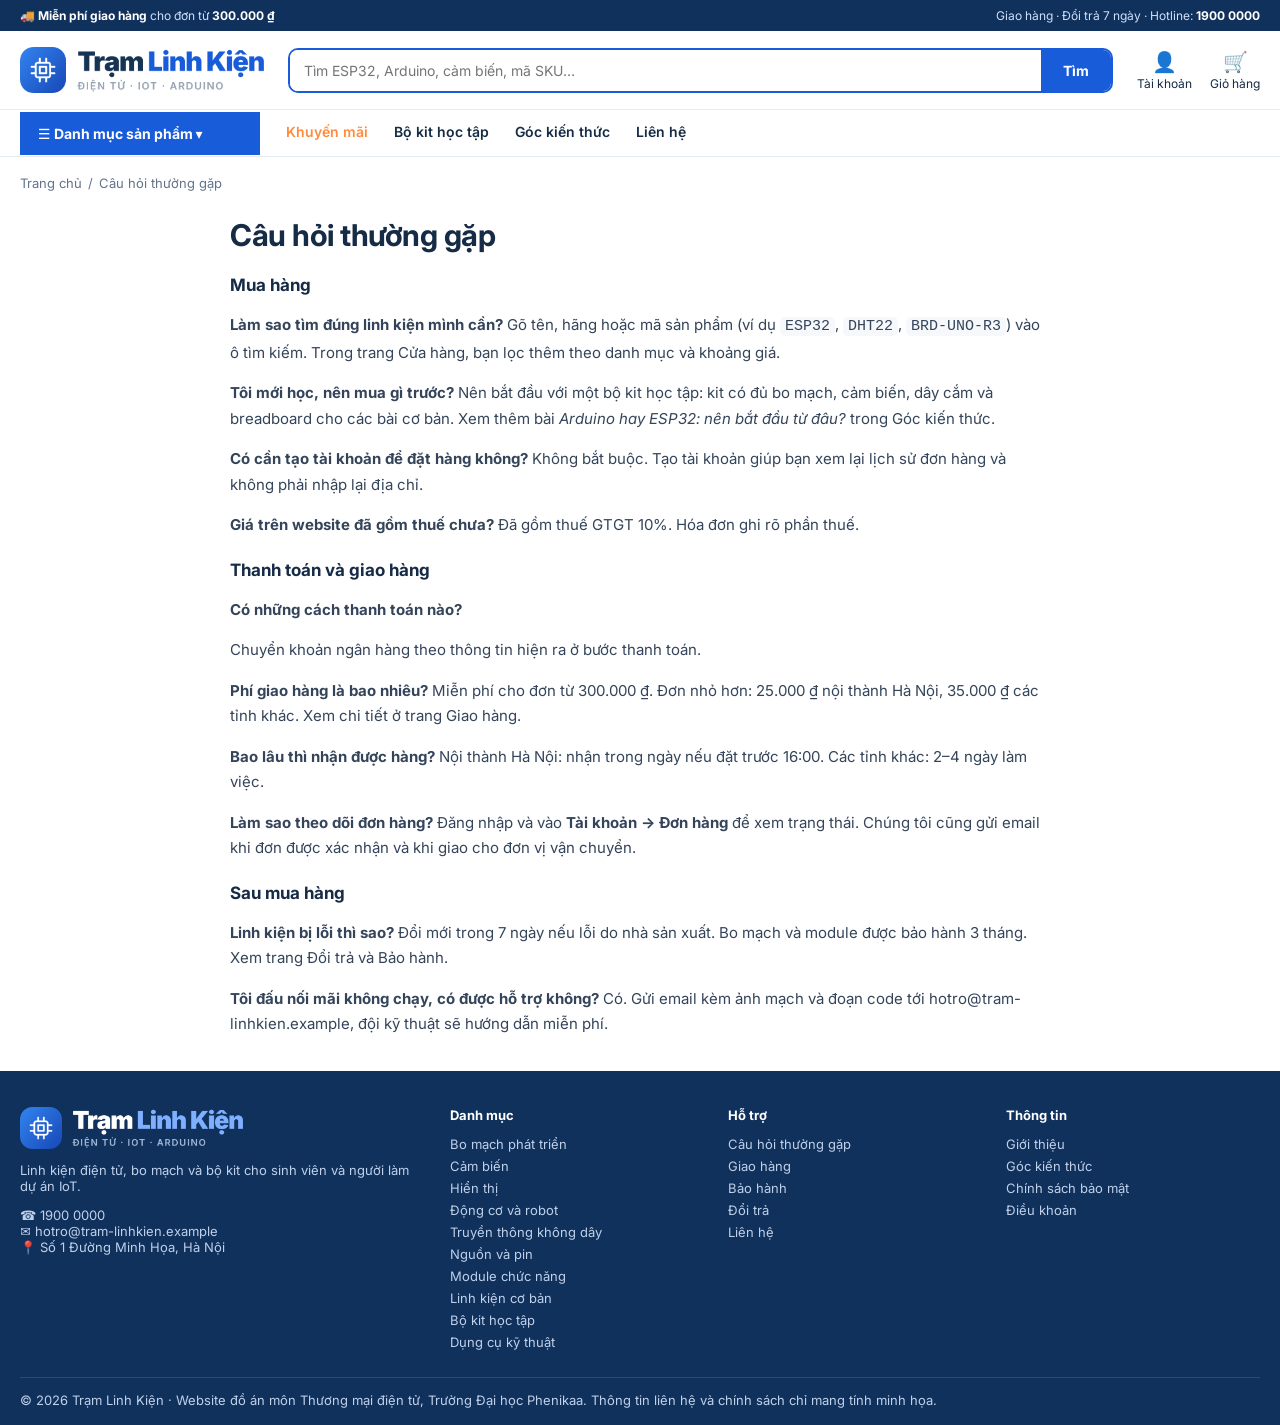
<file: cau_hoi_thuong_gap.html>
<!doctype html><html lang="vi"><head><meta charset="utf-8">
<meta name="viewport" content="width=device-width,initial-scale=1">
<title>Câu hỏi thường gặp | Trạm Linh Kiện</title>
<link href="https://fonts.googleapis.com/css2?family=Inter:wght@400;500;600;700;800&display=swap" rel="stylesheet">
<link rel="stylesheet" href="style.css"><link rel="icon" href="images/icon.png"></head><body>

<div class="top"><div class="wrap"><span>🚚 <b>Miễn phí giao hàng</b> cho đơn từ <b>300.000 ₫</b></span>
<span><a href="giao_hang.html">Giao hàng</a> · <a href="doi_tra.html">Đổi trả 7 ngày</a> · Hotline: <b>1900 0000</b></span></div></div>
<header class="head"><div class="wrap">
<a href="index.html"><img class="logo" src="images/logo.png" alt="Trạm Linh Kiện"></a>
<form class="search" action="/shop" method="get"><input name="q" placeholder="Tìm ESP32, Arduino, cảm biến, mã SKU…"><button>Tìm</button></form>
<div class="acts"><a href="#" data-soon="Trên Odoo: trang Đăng nhập / Tài khoản chuẩn"><i>👤</i>Tài khoản</a>
<a href="/shop/cart"><i>🛒</i>Giỏ hàng<span class="count" hidden>0</span></a></div></div></header>
<nav class="nav"><div class="wrap"><div class="dd"><button class="cat ">☰ Danh mục sản phẩm ▾</button><div class="mega"><div><a class="mp" href="/shop">Bo mạch phát triển</a><a href="/shop">Arduino</a><a href="/shop">ESP32 / ESP8266</a><a href="/shop">Raspberry Pi</a></div><div><a class="mp" href="/shop">Cảm biến</a><a href="/shop">Nhiệt độ, độ ẩm, áp suất</a><a href="/shop">Khoảng cách, chuyển động</a><a href="/shop">Khí gas, ánh sáng, đất</a></div><div><a class="mp" href="/shop">Hiển thị</a></div><div><a class="mp" href="/shop">Động cơ và robot</a></div><div><a class="mp" href="/shop">Truyền thông không dây</a></div><div><a class="mp" href="/shop">Nguồn và pin</a><a href="/shop">Adapter, module nguồn</a><a href="/shop">Pin, đế pin, sạc</a></div><div><a class="mp" href="/shop">Module chức năng</a></div><div><a class="mp" href="/shop">Linh kiện cơ bản</a><a href="/shop">Điện trở, tụ, biến trở</a><a href="/shop">LED, nút nhấn, IC</a><a href="/shop">Dây cắm, breadboard</a></div><div><a class="mp" href="/shop">Bộ kit học tập</a></div><div><a class="mp" href="/shop">Dụng cụ kỹ thuật</a><a href="/shop">Hàn</a><a href="/shop">Đo và cắt</a></div><a class="all" href="/shop">Xem tất cả 68 sản phẩm →</a></div></div><a class="hot " href="/shop">Khuyến mãi</a><a class=" " href="/shop">Bộ kit học tập</a><a class=" " href="goc_kien_thuc.html">Góc kiến thức</a><a class=" " href="lien_he.html">Liên hệ</a></div></nav>
<div class="wrap crumb"><a href="index.html">Trang chủ</a><span>/</span>Câu hỏi thường gặp</div><main class="wrap doc odoo"><h1>Câu hỏi thường gặp</h1>
<h3>Mua hàng</h3>
<p><b>Làm sao tìm đúng linh kiện mình cần?</b> Gõ tên, hãng hoặc mã sản phẩm (ví dụ <code>ESP32</code>, <code>DHT22</code>, <code>BRD-UNO-R3</code>) vào ô tìm kiếm. Trong trang Cửa hàng, bạn lọc thêm theo danh mục và khoảng giá.</p>
<p><b>Tôi mới học, nên mua gì trước?</b> Nên bắt đầu với một bộ kit học tập: kit có đủ bo mạch, cảm biến, dây cắm và breadboard cho các bài cơ bản. Xem thêm bài <i>Arduino hay ESP32: nên bắt đầu từ đâu?</i> trong Góc kiến thức.</p>
<p><b>Có cần tạo tài khoản để đặt hàng không?</b> Không bắt buộc. Tạo tài khoản giúp bạn xem lại lịch sử đơn hàng và không phải nhập lại địa chỉ.</p>
<p><b>Giá trên website đã gồm thuế chưa?</b> Đã gồm thuế GTGT 10%. Hóa đơn ghi rõ phần thuế.</p>
<h3>Thanh toán và giao hàng</h3>
<p><b>Có những cách thanh toán nào?</b></p>
<p>Chuyển khoản ngân hàng theo thông tin hiện ra ở bước thanh toán.</p>
<p><b>Phí giao hàng là bao nhiêu?</b> Miễn phí cho đơn từ 300.000 ₫. Đơn nhỏ hơn: 25.000 ₫ nội thành Hà Nội, 35.000 ₫ các tỉnh khác. Xem chi tiết ở trang Giao hàng.</p>
<p><b>Bao lâu thì nhận được hàng?</b> Nội thành Hà Nội: nhận trong ngày nếu đặt trước 16:00. Các tỉnh khác: 2–4 ngày làm việc.</p>
<p><b>Làm sao theo dõi đơn hàng?</b> Đăng nhập và vào <b>Tài khoản → Đơn hàng</b> để xem trạng thái. Chúng tôi cũng gửi email khi đơn được xác nhận và khi giao cho đơn vị vận chuyển.</p>
<h3>Sau mua hàng</h3>
<p><b>Linh kiện bị lỗi thì sao?</b> Đổi mới trong 7 ngày nếu lỗi do nhà sản xuất. Bo mạch và module được bảo hành 3 tháng. Xem trang Đổi trả và Bảo hành.</p>
<p><b>Tôi đấu nối mãi không chạy, có được hỗ trợ không?</b> Có. Gửi email kèm ảnh mạch và đoạn code tới hotro@tram-linhkien.example, đội kỹ thuật sẽ hướng dẫn miễn phí.</p></main>
<footer><div class="wrap"><div class="cols">
<div><img class="logo" src="images/logo_footer.png" alt="Trạm Linh Kiện"><p>Linh kiện điện tử, bo mạch và bộ kit cho sinh viên và người làm dự án IoT.</p>
<p>☎ 1900 0000<br>✉ hotro@tram-linhkien.example<br>📍 Số 1 Đường Minh Họa, Hà Nội</p></div>
<div><h4>Danh mục</h4><a href="/shop">Bo mạch phát triển</a><a href="/shop">Cảm biến</a><a href="/shop">Hiển thị</a><a href="/shop">Động cơ và robot</a><a href="/shop">Truyền thông không dây</a><a href="/shop">Nguồn và pin</a><a href="/shop">Module chức năng</a><a href="/shop">Linh kiện cơ bản</a><a href="/shop">Bộ kit học tập</a><a href="/shop">Dụng cụ kỹ thuật</a></div>
<div><h4>Hỗ trợ</h4><a href="cau_hoi_thuong_gap.html">Câu hỏi thường gặp</a><a href="giao_hang.html">Giao hàng</a><a href="bao_hanh.html">Bảo hành</a><a href="doi_tra.html">Đổi trả</a><a href="lien_he.html">Liên hệ</a></div>
<div><h4>Thông tin</h4><a href="gioi_thieu.html">Giới thiệu</a><a href="goc_kien_thuc.html">Góc kiến thức</a><a href="bao_mat.html">Chính sách bảo mật</a><a href="dieu_khoan.html">Điều khoản</a></div></div>
<div class="bottom">© 2026 Trạm Linh Kiện · Website đồ án môn Thương mại điện tử, Trường Đại học Phenikaa. Thông tin liên hệ và chính sách chỉ mang tính minh họa.</div></div></footer>
</body></html>
</file>
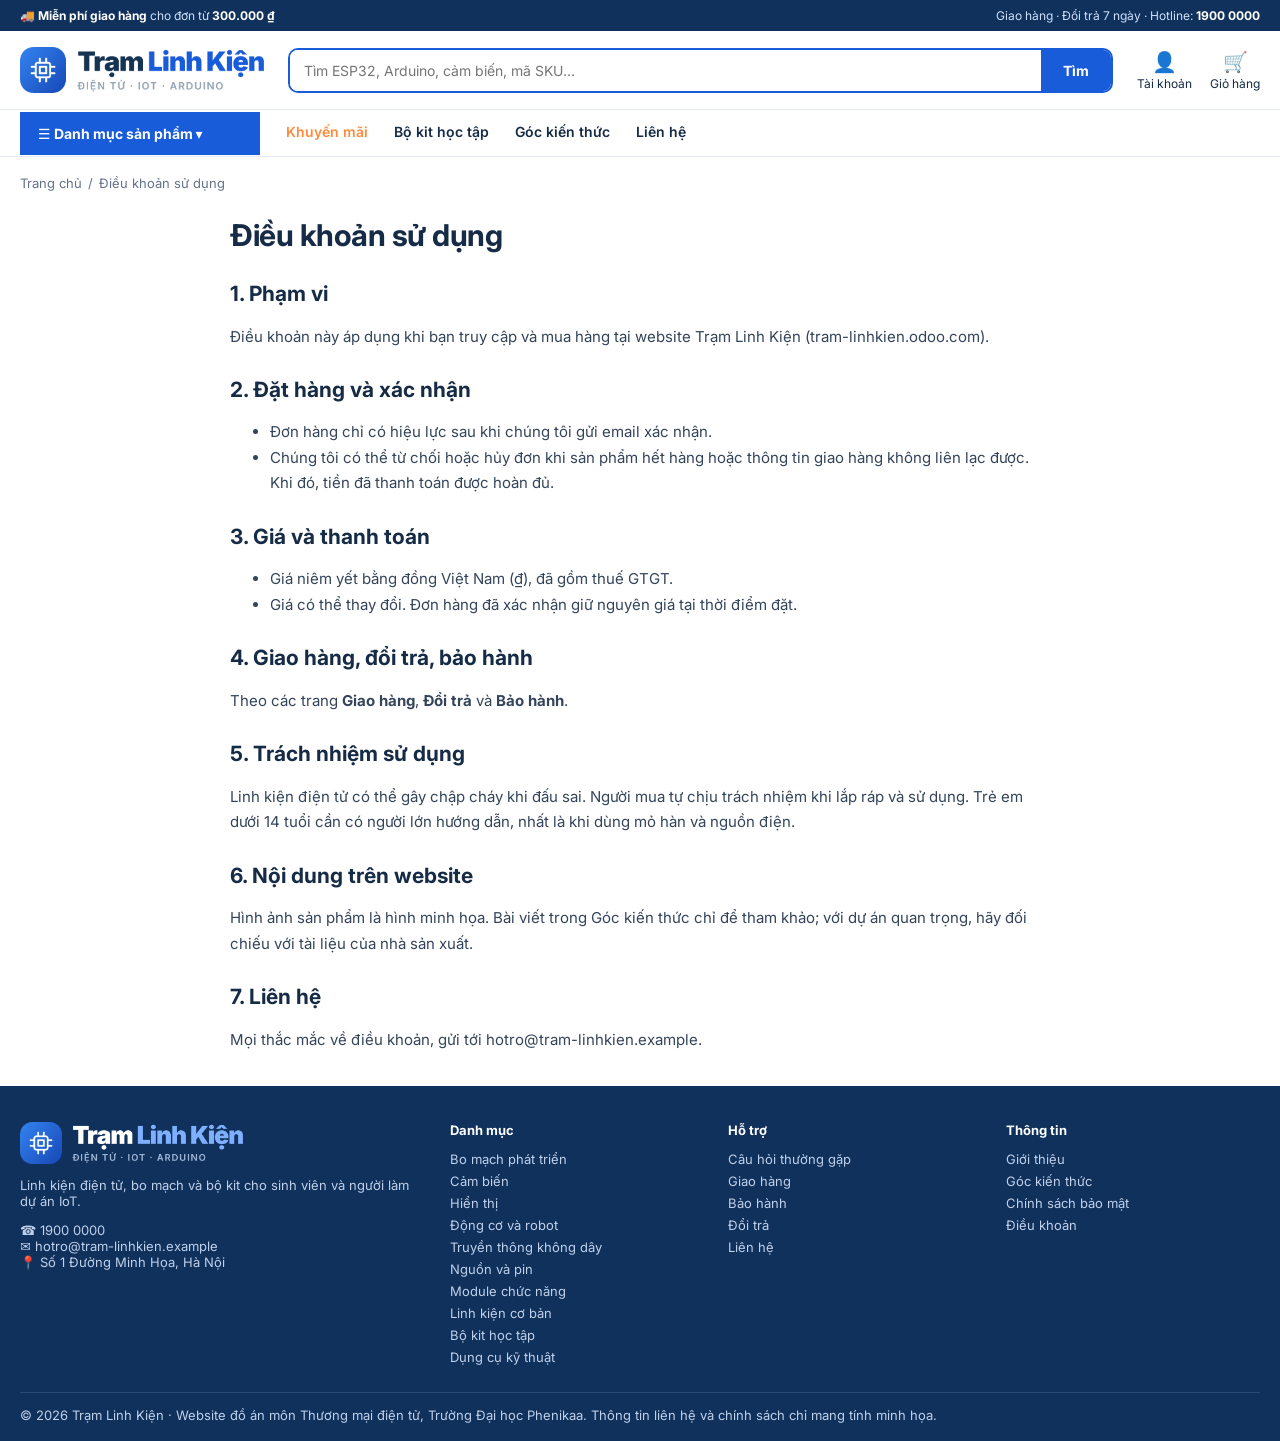
<file: dieu_khoan.html>
<!doctype html><html lang="vi"><head><meta charset="utf-8">
<meta name="viewport" content="width=device-width,initial-scale=1">
<title>Điều khoản sử dụng | Trạm Linh Kiện</title>
<link href="https://fonts.googleapis.com/css2?family=Inter:wght@400;500;600;700;800&display=swap" rel="stylesheet">
<link rel="stylesheet" href="style.css"><link rel="icon" href="images/icon.png"></head><body>

<div class="top"><div class="wrap"><span>🚚 <b>Miễn phí giao hàng</b> cho đơn từ <b>300.000 ₫</b></span>
<span><a href="giao_hang.html">Giao hàng</a> · <a href="doi_tra.html">Đổi trả 7 ngày</a> · Hotline: <b>1900 0000</b></span></div></div>
<header class="head"><div class="wrap">
<a href="index.html"><img class="logo" src="images/logo.png" alt="Trạm Linh Kiện"></a>
<form class="search" action="/shop" method="get"><input name="q" placeholder="Tìm ESP32, Arduino, cảm biến, mã SKU…"><button>Tìm</button></form>
<div class="acts"><a href="#" data-soon="Trên Odoo: trang Đăng nhập / Tài khoản chuẩn"><i>👤</i>Tài khoản</a>
<a href="/shop/cart"><i>🛒</i>Giỏ hàng<span class="count" hidden>0</span></a></div></div></header>
<nav class="nav"><div class="wrap"><div class="dd"><button class="cat ">☰ Danh mục sản phẩm ▾</button><div class="mega"><div><a class="mp" href="/shop">Bo mạch phát triển</a><a href="/shop">Arduino</a><a href="/shop">ESP32 / ESP8266</a><a href="/shop">Raspberry Pi</a></div><div><a class="mp" href="/shop">Cảm biến</a><a href="/shop">Nhiệt độ, độ ẩm, áp suất</a><a href="/shop">Khoảng cách, chuyển động</a><a href="/shop">Khí gas, ánh sáng, đất</a></div><div><a class="mp" href="/shop">Hiển thị</a></div><div><a class="mp" href="/shop">Động cơ và robot</a></div><div><a class="mp" href="/shop">Truyền thông không dây</a></div><div><a class="mp" href="/shop">Nguồn và pin</a><a href="/shop">Adapter, module nguồn</a><a href="/shop">Pin, đế pin, sạc</a></div><div><a class="mp" href="/shop">Module chức năng</a></div><div><a class="mp" href="/shop">Linh kiện cơ bản</a><a href="/shop">Điện trở, tụ, biến trở</a><a href="/shop">LED, nút nhấn, IC</a><a href="/shop">Dây cắm, breadboard</a></div><div><a class="mp" href="/shop">Bộ kit học tập</a></div><div><a class="mp" href="/shop">Dụng cụ kỹ thuật</a><a href="/shop">Hàn</a><a href="/shop">Đo và cắt</a></div><a class="all" href="/shop">Xem tất cả 68 sản phẩm →</a></div></div><a class="hot " href="/shop">Khuyến mãi</a><a class=" " href="/shop">Bộ kit học tập</a><a class=" " href="goc_kien_thuc.html">Góc kiến thức</a><a class=" " href="lien_he.html">Liên hệ</a></div></nav>
<div class="wrap crumb"><a href="index.html">Trang chủ</a><span>/</span>Điều khoản sử dụng</div><main class="wrap doc odoo"><h1>Điều khoản sử dụng</h1>
<h2>1. Phạm vi</h2>
<p>Điều khoản này áp dụng khi bạn truy cập và mua hàng tại website Trạm Linh Kiện (tram-linhkien.odoo.com).</p>
<h2>2. Đặt hàng và xác nhận</h2>
<ul><li>Đơn hàng chỉ có hiệu lực sau khi chúng tôi gửi email xác nhận.</li><li>Chúng tôi có thể từ chối hoặc hủy đơn khi sản phẩm hết hàng hoặc thông tin giao hàng không liên lạc được. Khi đó, tiền đã thanh toán được hoàn đủ.</li></ul>
<h2>3. Giá và thanh toán</h2>
<ul><li>Giá niêm yết bằng đồng Việt Nam (₫), đã gồm thuế GTGT.</li><li>Giá có thể thay đổi. Đơn hàng đã xác nhận giữ nguyên giá tại thời điểm đặt.</li></ul>
<h2>4. Giao hàng, đổi trả, bảo hành</h2>
<p>Theo các trang <b>Giao hàng</b>, <b>Đổi trả</b> và <b>Bảo hành</b>.</p>
<h2>5. Trách nhiệm sử dụng</h2>
<p>Linh kiện điện tử có thể gây chập cháy khi đấu sai. Người mua tự chịu trách nhiệm khi lắp ráp và sử dụng. Trẻ em dưới 14 tuổi cần có người lớn hướng dẫn, nhất là khi dùng mỏ hàn và nguồn điện.</p>
<h2>6. Nội dung trên website</h2>
<p>Hình ảnh sản phẩm là hình minh họa. Bài viết trong Góc kiến thức chỉ để tham khảo; với dự án quan trọng, hãy đối chiếu với tài liệu của nhà sản xuất.</p>
<h2>7. Liên hệ</h2>
<p>Mọi thắc mắc về điều khoản, gửi tới hotro@tram-linhkien.example.</p></main>
<footer><div class="wrap"><div class="cols">
<div><img class="logo" src="images/logo_footer.png" alt="Trạm Linh Kiện"><p>Linh kiện điện tử, bo mạch và bộ kit cho sinh viên và người làm dự án IoT.</p>
<p>☎ 1900 0000<br>✉ hotro@tram-linhkien.example<br>📍 Số 1 Đường Minh Họa, Hà Nội</p></div>
<div><h4>Danh mục</h4><a href="/shop">Bo mạch phát triển</a><a href="/shop">Cảm biến</a><a href="/shop">Hiển thị</a><a href="/shop">Động cơ và robot</a><a href="/shop">Truyền thông không dây</a><a href="/shop">Nguồn và pin</a><a href="/shop">Module chức năng</a><a href="/shop">Linh kiện cơ bản</a><a href="/shop">Bộ kit học tập</a><a href="/shop">Dụng cụ kỹ thuật</a></div>
<div><h4>Hỗ trợ</h4><a href="cau_hoi_thuong_gap.html">Câu hỏi thường gặp</a><a href="giao_hang.html">Giao hàng</a><a href="bao_hanh.html">Bảo hành</a><a href="doi_tra.html">Đổi trả</a><a href="lien_he.html">Liên hệ</a></div>
<div><h4>Thông tin</h4><a href="gioi_thieu.html">Giới thiệu</a><a href="goc_kien_thuc.html">Góc kiến thức</a><a href="bao_mat.html">Chính sách bảo mật</a><a href="dieu_khoan.html">Điều khoản</a></div></div>
<div class="bottom">© 2026 Trạm Linh Kiện · Website đồ án môn Thương mại điện tử, Trường Đại học Phenikaa. Thông tin liên hệ và chính sách chỉ mang tính minh họa.</div></div></footer>
</body></html>
</file>
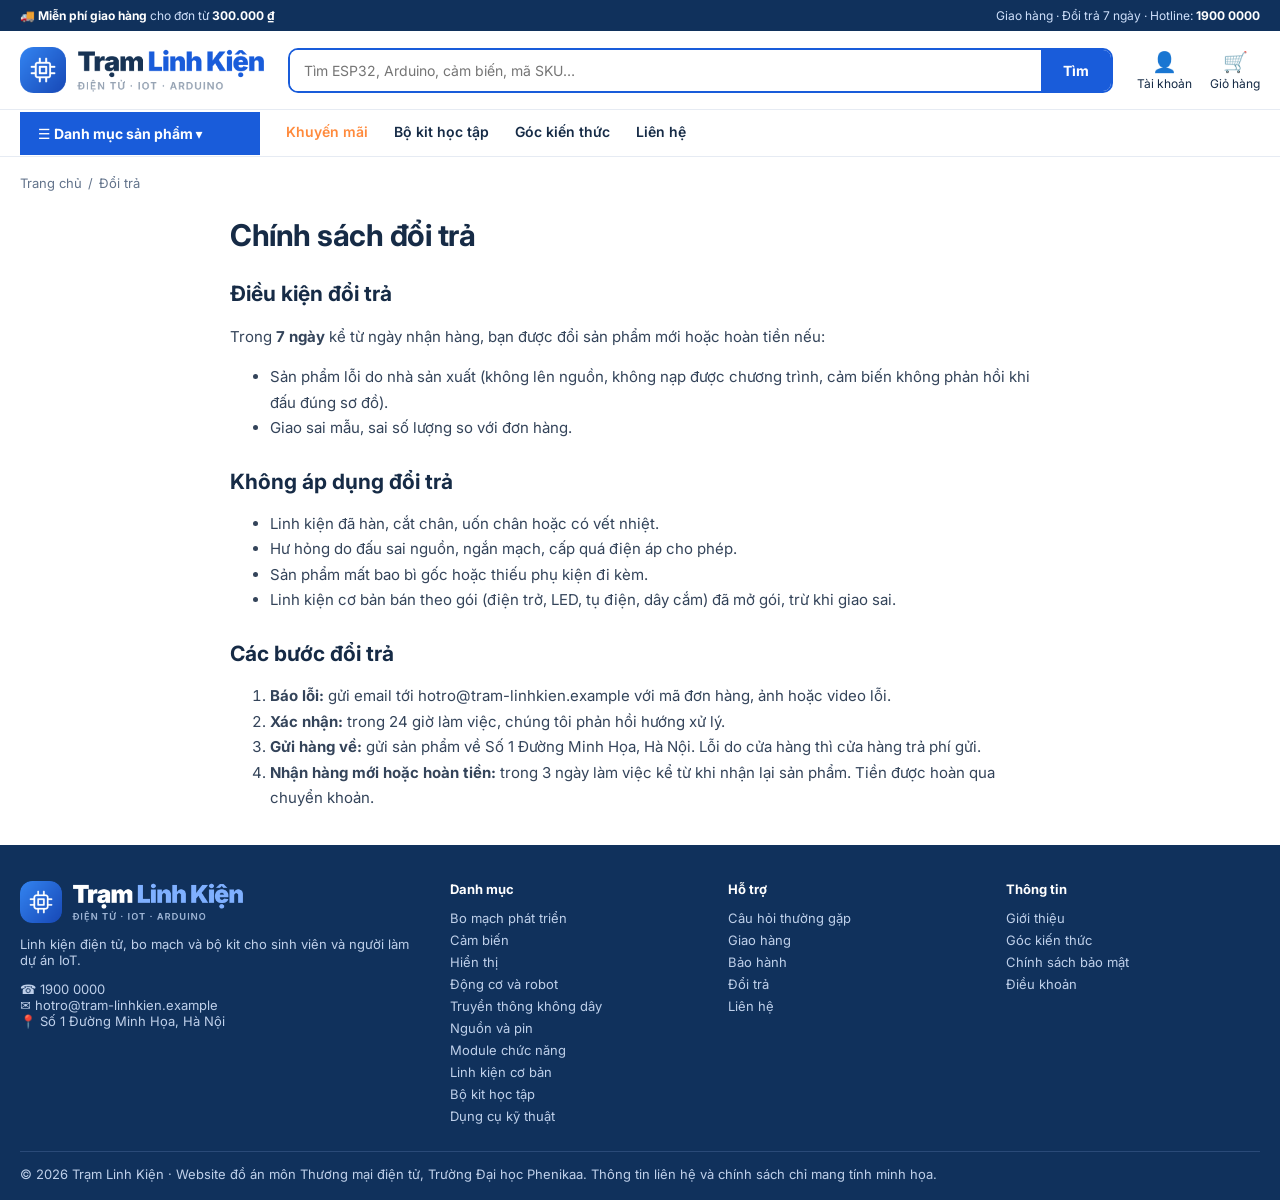
<file: doi_tra.html>
<!doctype html><html lang="vi"><head><meta charset="utf-8">
<meta name="viewport" content="width=device-width,initial-scale=1">
<title>Đổi trả | Trạm Linh Kiện</title>
<link href="https://fonts.googleapis.com/css2?family=Inter:wght@400;500;600;700;800&display=swap" rel="stylesheet">
<link rel="stylesheet" href="style.css"><link rel="icon" href="images/icon.png"></head><body>

<div class="top"><div class="wrap"><span>🚚 <b>Miễn phí giao hàng</b> cho đơn từ <b>300.000 ₫</b></span>
<span><a href="giao_hang.html">Giao hàng</a> · <a href="doi_tra.html">Đổi trả 7 ngày</a> · Hotline: <b>1900 0000</b></span></div></div>
<header class="head"><div class="wrap">
<a href="index.html"><img class="logo" src="images/logo.png" alt="Trạm Linh Kiện"></a>
<form class="search" action="/shop" method="get"><input name="q" placeholder="Tìm ESP32, Arduino, cảm biến, mã SKU…"><button>Tìm</button></form>
<div class="acts"><a href="#" data-soon="Trên Odoo: trang Đăng nhập / Tài khoản chuẩn"><i>👤</i>Tài khoản</a>
<a href="/shop/cart"><i>🛒</i>Giỏ hàng<span class="count" hidden>0</span></a></div></div></header>
<nav class="nav"><div class="wrap"><div class="dd"><button class="cat ">☰ Danh mục sản phẩm ▾</button><div class="mega"><div><a class="mp" href="/shop">Bo mạch phát triển</a><a href="/shop">Arduino</a><a href="/shop">ESP32 / ESP8266</a><a href="/shop">Raspberry Pi</a></div><div><a class="mp" href="/shop">Cảm biến</a><a href="/shop">Nhiệt độ, độ ẩm, áp suất</a><a href="/shop">Khoảng cách, chuyển động</a><a href="/shop">Khí gas, ánh sáng, đất</a></div><div><a class="mp" href="/shop">Hiển thị</a></div><div><a class="mp" href="/shop">Động cơ và robot</a></div><div><a class="mp" href="/shop">Truyền thông không dây</a></div><div><a class="mp" href="/shop">Nguồn và pin</a><a href="/shop">Adapter, module nguồn</a><a href="/shop">Pin, đế pin, sạc</a></div><div><a class="mp" href="/shop">Module chức năng</a></div><div><a class="mp" href="/shop">Linh kiện cơ bản</a><a href="/shop">Điện trở, tụ, biến trở</a><a href="/shop">LED, nút nhấn, IC</a><a href="/shop">Dây cắm, breadboard</a></div><div><a class="mp" href="/shop">Bộ kit học tập</a></div><div><a class="mp" href="/shop">Dụng cụ kỹ thuật</a><a href="/shop">Hàn</a><a href="/shop">Đo và cắt</a></div><a class="all" href="/shop">Xem tất cả 68 sản phẩm →</a></div></div><a class="hot " href="/shop">Khuyến mãi</a><a class=" " href="/shop">Bộ kit học tập</a><a class=" " href="goc_kien_thuc.html">Góc kiến thức</a><a class=" " href="lien_he.html">Liên hệ</a></div></nav>
<div class="wrap crumb"><a href="index.html">Trang chủ</a><span>/</span>Đổi trả</div><main class="wrap doc odoo"><h1>Chính sách đổi trả</h1>
<h2>Điều kiện đổi trả</h2>
<p>Trong <b>7 ngày</b> kể từ ngày nhận hàng, bạn được đổi sản phẩm mới hoặc hoàn tiền nếu:</p>
<ul><li>Sản phẩm lỗi do nhà sản xuất (không lên nguồn, không nạp được chương trình, cảm biến không phản hồi khi đấu đúng sơ đồ).</li><li>Giao sai mẫu, sai số lượng so với đơn hàng.</li></ul>
<h2>Không áp dụng đổi trả</h2>
<ul><li>Linh kiện đã hàn, cắt chân, uốn chân hoặc có vết nhiệt.</li><li>Hư hỏng do đấu sai nguồn, ngắn mạch, cấp quá điện áp cho phép.</li><li>Sản phẩm mất bao bì gốc hoặc thiếu phụ kiện đi kèm.</li><li>Linh kiện cơ bản bán theo gói (điện trở, LED, tụ điện, dây cắm) đã mở gói, trừ khi giao sai.</li></ul>
<h2>Các bước đổi trả</h2>
<ol><li><b>Báo lỗi:</b> gửi email tới hotro@tram-linhkien.example với mã đơn hàng, ảnh hoặc video lỗi.</li><li><b>Xác nhận:</b> trong 24 giờ làm việc, chúng tôi phản hồi hướng xử lý.</li><li><b>Gửi hàng về:</b> gửi sản phẩm về Số 1 Đường Minh Họa, Hà Nội. Lỗi do cửa hàng thì cửa hàng trả phí gửi.</li><li><b>Nhận hàng mới hoặc hoàn tiền:</b> trong 3 ngày làm việc kể từ khi nhận lại sản phẩm. Tiền được hoàn qua chuyển khoản.</li></ol></main>
<footer><div class="wrap"><div class="cols">
<div><img class="logo" src="images/logo_footer.png" alt="Trạm Linh Kiện"><p>Linh kiện điện tử, bo mạch và bộ kit cho sinh viên và người làm dự án IoT.</p>
<p>☎ 1900 0000<br>✉ hotro@tram-linhkien.example<br>📍 Số 1 Đường Minh Họa, Hà Nội</p></div>
<div><h4>Danh mục</h4><a href="/shop">Bo mạch phát triển</a><a href="/shop">Cảm biến</a><a href="/shop">Hiển thị</a><a href="/shop">Động cơ và robot</a><a href="/shop">Truyền thông không dây</a><a href="/shop">Nguồn và pin</a><a href="/shop">Module chức năng</a><a href="/shop">Linh kiện cơ bản</a><a href="/shop">Bộ kit học tập</a><a href="/shop">Dụng cụ kỹ thuật</a></div>
<div><h4>Hỗ trợ</h4><a href="cau_hoi_thuong_gap.html">Câu hỏi thường gặp</a><a href="giao_hang.html">Giao hàng</a><a href="bao_hanh.html">Bảo hành</a><a href="doi_tra.html">Đổi trả</a><a href="lien_he.html">Liên hệ</a></div>
<div><h4>Thông tin</h4><a href="gioi_thieu.html">Giới thiệu</a><a href="goc_kien_thuc.html">Góc kiến thức</a><a href="bao_mat.html">Chính sách bảo mật</a><a href="dieu_khoan.html">Điều khoản</a></div></div>
<div class="bottom">© 2026 Trạm Linh Kiện · Website đồ án môn Thương mại điện tử, Trường Đại học Phenikaa. Thông tin liên hệ và chính sách chỉ mang tính minh họa.</div></div></footer>
</body></html>
</file>
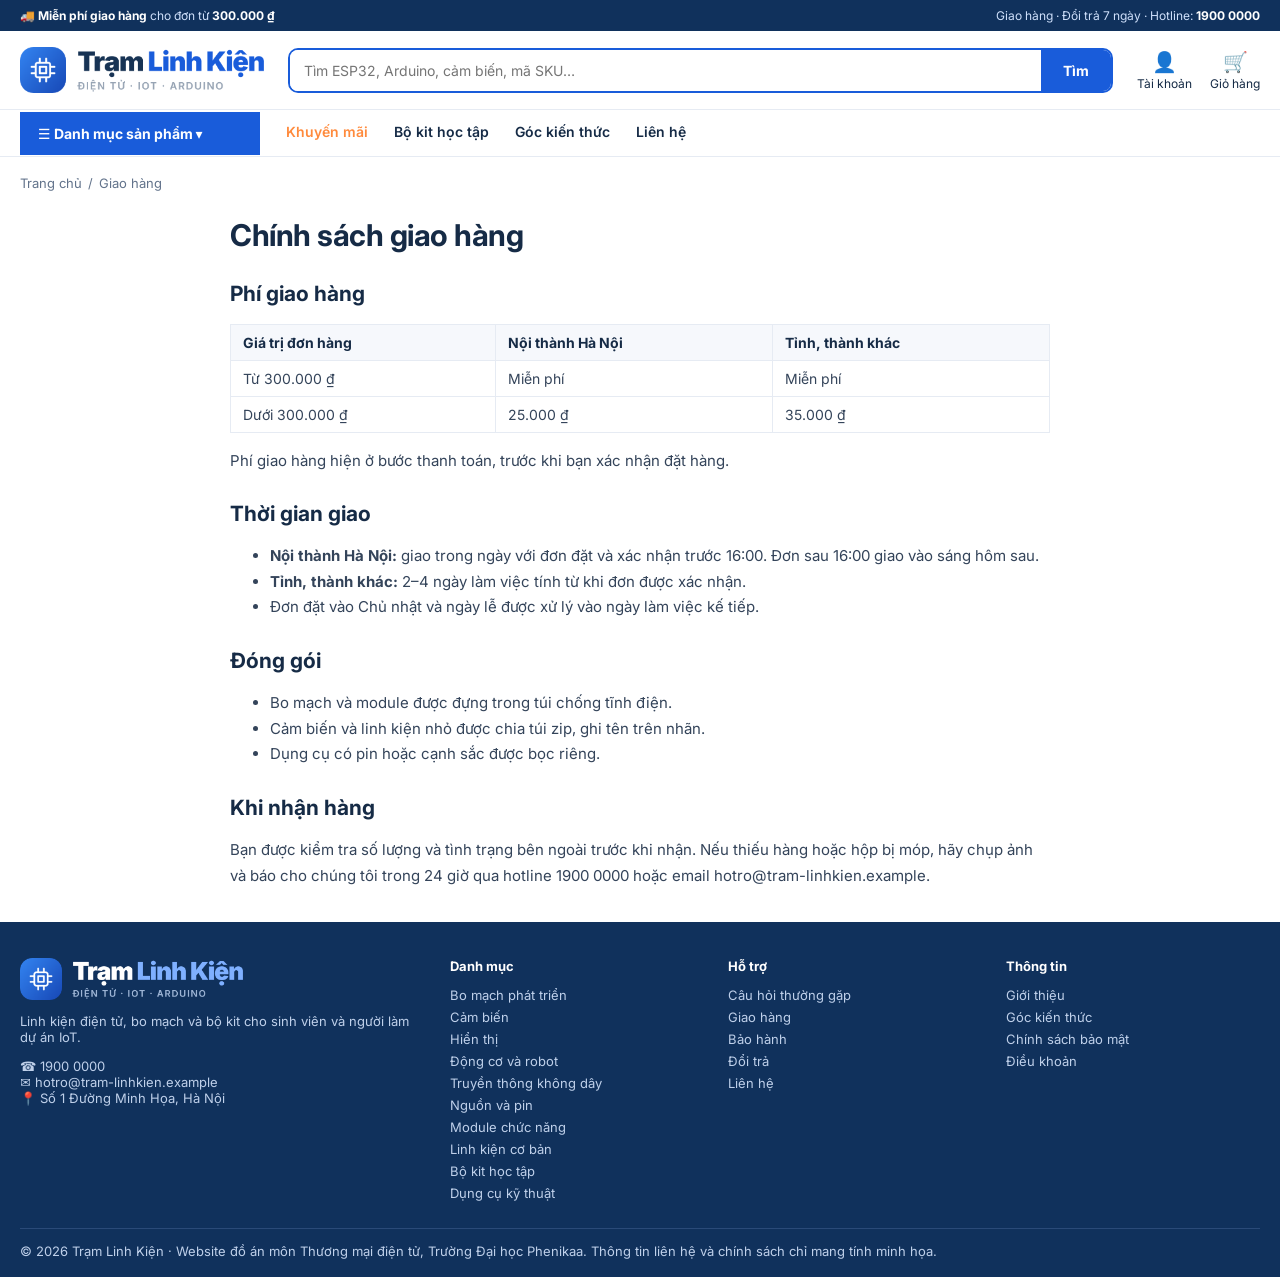
<file: giao_hang.html>
<!doctype html><html lang="vi"><head><meta charset="utf-8">
<meta name="viewport" content="width=device-width,initial-scale=1">
<title>Giao hàng | Trạm Linh Kiện</title>
<link href="https://fonts.googleapis.com/css2?family=Inter:wght@400;500;600;700;800&display=swap" rel="stylesheet">
<link rel="stylesheet" href="style.css"><link rel="icon" href="images/icon.png"></head><body>

<div class="top"><div class="wrap"><span>🚚 <b>Miễn phí giao hàng</b> cho đơn từ <b>300.000 ₫</b></span>
<span><a href="giao_hang.html">Giao hàng</a> · <a href="doi_tra.html">Đổi trả 7 ngày</a> · Hotline: <b>1900 0000</b></span></div></div>
<header class="head"><div class="wrap">
<a href="index.html"><img class="logo" src="images/logo.png" alt="Trạm Linh Kiện"></a>
<form class="search" action="/shop" method="get"><input name="q" placeholder="Tìm ESP32, Arduino, cảm biến, mã SKU…"><button>Tìm</button></form>
<div class="acts"><a href="#" data-soon="Trên Odoo: trang Đăng nhập / Tài khoản chuẩn"><i>👤</i>Tài khoản</a>
<a href="/shop/cart"><i>🛒</i>Giỏ hàng<span class="count" hidden>0</span></a></div></div></header>
<nav class="nav"><div class="wrap"><div class="dd"><button class="cat ">☰ Danh mục sản phẩm ▾</button><div class="mega"><div><a class="mp" href="/shop">Bo mạch phát triển</a><a href="/shop">Arduino</a><a href="/shop">ESP32 / ESP8266</a><a href="/shop">Raspberry Pi</a></div><div><a class="mp" href="/shop">Cảm biến</a><a href="/shop">Nhiệt độ, độ ẩm, áp suất</a><a href="/shop">Khoảng cách, chuyển động</a><a href="/shop">Khí gas, ánh sáng, đất</a></div><div><a class="mp" href="/shop">Hiển thị</a></div><div><a class="mp" href="/shop">Động cơ và robot</a></div><div><a class="mp" href="/shop">Truyền thông không dây</a></div><div><a class="mp" href="/shop">Nguồn và pin</a><a href="/shop">Adapter, module nguồn</a><a href="/shop">Pin, đế pin, sạc</a></div><div><a class="mp" href="/shop">Module chức năng</a></div><div><a class="mp" href="/shop">Linh kiện cơ bản</a><a href="/shop">Điện trở, tụ, biến trở</a><a href="/shop">LED, nút nhấn, IC</a><a href="/shop">Dây cắm, breadboard</a></div><div><a class="mp" href="/shop">Bộ kit học tập</a></div><div><a class="mp" href="/shop">Dụng cụ kỹ thuật</a><a href="/shop">Hàn</a><a href="/shop">Đo và cắt</a></div><a class="all" href="/shop">Xem tất cả 68 sản phẩm →</a></div></div><a class="hot " href="/shop">Khuyến mãi</a><a class=" " href="/shop">Bộ kit học tập</a><a class=" " href="goc_kien_thuc.html">Góc kiến thức</a><a class=" " href="lien_he.html">Liên hệ</a></div></nav>
<div class="wrap crumb"><a href="index.html">Trang chủ</a><span>/</span>Giao hàng</div><main class="wrap doc odoo"><h1>Chính sách giao hàng</h1>
<h2>Phí giao hàng</h2>
<table><tr><th>Giá trị đơn hàng</th><th>Nội thành Hà Nội</th><th>Tỉnh, thành khác</th></tr><tr><td>Từ 300.000 ₫</td><td>Miễn phí</td><td>Miễn phí</td></tr><tr><td>Dưới 300.000 ₫</td><td>25.000 ₫</td><td>35.000 ₫</td></tr></table>
<p>Phí giao hàng hiện ở bước thanh toán, trước khi bạn xác nhận đặt hàng.</p>
<h2>Thời gian giao</h2>
<ul><li><b>Nội thành Hà Nội:</b> giao trong ngày với đơn đặt và xác nhận trước 16:00. Đơn sau 16:00 giao vào sáng hôm sau.</li><li><b>Tỉnh, thành khác:</b> 2–4 ngày làm việc tính từ khi đơn được xác nhận.</li><li>Đơn đặt vào Chủ nhật và ngày lễ được xử lý vào ngày làm việc kế tiếp.</li></ul>
<h2>Đóng gói</h2>
<ul><li>Bo mạch và module được đựng trong túi chống tĩnh điện.</li><li>Cảm biến và linh kiện nhỏ được chia túi zip, ghi tên trên nhãn.</li><li>Dụng cụ có pin hoặc cạnh sắc được bọc riêng.</li></ul>
<h2>Khi nhận hàng</h2>
<p>Bạn được kiểm tra số lượng và tình trạng bên ngoài trước khi nhận. Nếu thiếu hàng hoặc hộp bị móp, hãy chụp ảnh và báo cho chúng tôi trong 24 giờ qua hotline 1900 0000 hoặc email hotro@tram-linhkien.example.</p></main>
<footer><div class="wrap"><div class="cols">
<div><img class="logo" src="images/logo_footer.png" alt="Trạm Linh Kiện"><p>Linh kiện điện tử, bo mạch và bộ kit cho sinh viên và người làm dự án IoT.</p>
<p>☎ 1900 0000<br>✉ hotro@tram-linhkien.example<br>📍 Số 1 Đường Minh Họa, Hà Nội</p></div>
<div><h4>Danh mục</h4><a href="/shop">Bo mạch phát triển</a><a href="/shop">Cảm biến</a><a href="/shop">Hiển thị</a><a href="/shop">Động cơ và robot</a><a href="/shop">Truyền thông không dây</a><a href="/shop">Nguồn và pin</a><a href="/shop">Module chức năng</a><a href="/shop">Linh kiện cơ bản</a><a href="/shop">Bộ kit học tập</a><a href="/shop">Dụng cụ kỹ thuật</a></div>
<div><h4>Hỗ trợ</h4><a href="cau_hoi_thuong_gap.html">Câu hỏi thường gặp</a><a href="giao_hang.html">Giao hàng</a><a href="bao_hanh.html">Bảo hành</a><a href="doi_tra.html">Đổi trả</a><a href="lien_he.html">Liên hệ</a></div>
<div><h4>Thông tin</h4><a href="gioi_thieu.html">Giới thiệu</a><a href="goc_kien_thuc.html">Góc kiến thức</a><a href="bao_mat.html">Chính sách bảo mật</a><a href="dieu_khoan.html">Điều khoản</a></div></div>
<div class="bottom">© 2026 Trạm Linh Kiện · Website đồ án môn Thương mại điện tử, Trường Đại học Phenikaa. Thông tin liên hệ và chính sách chỉ mang tính minh họa.</div></div></footer>
</body></html>
</file>
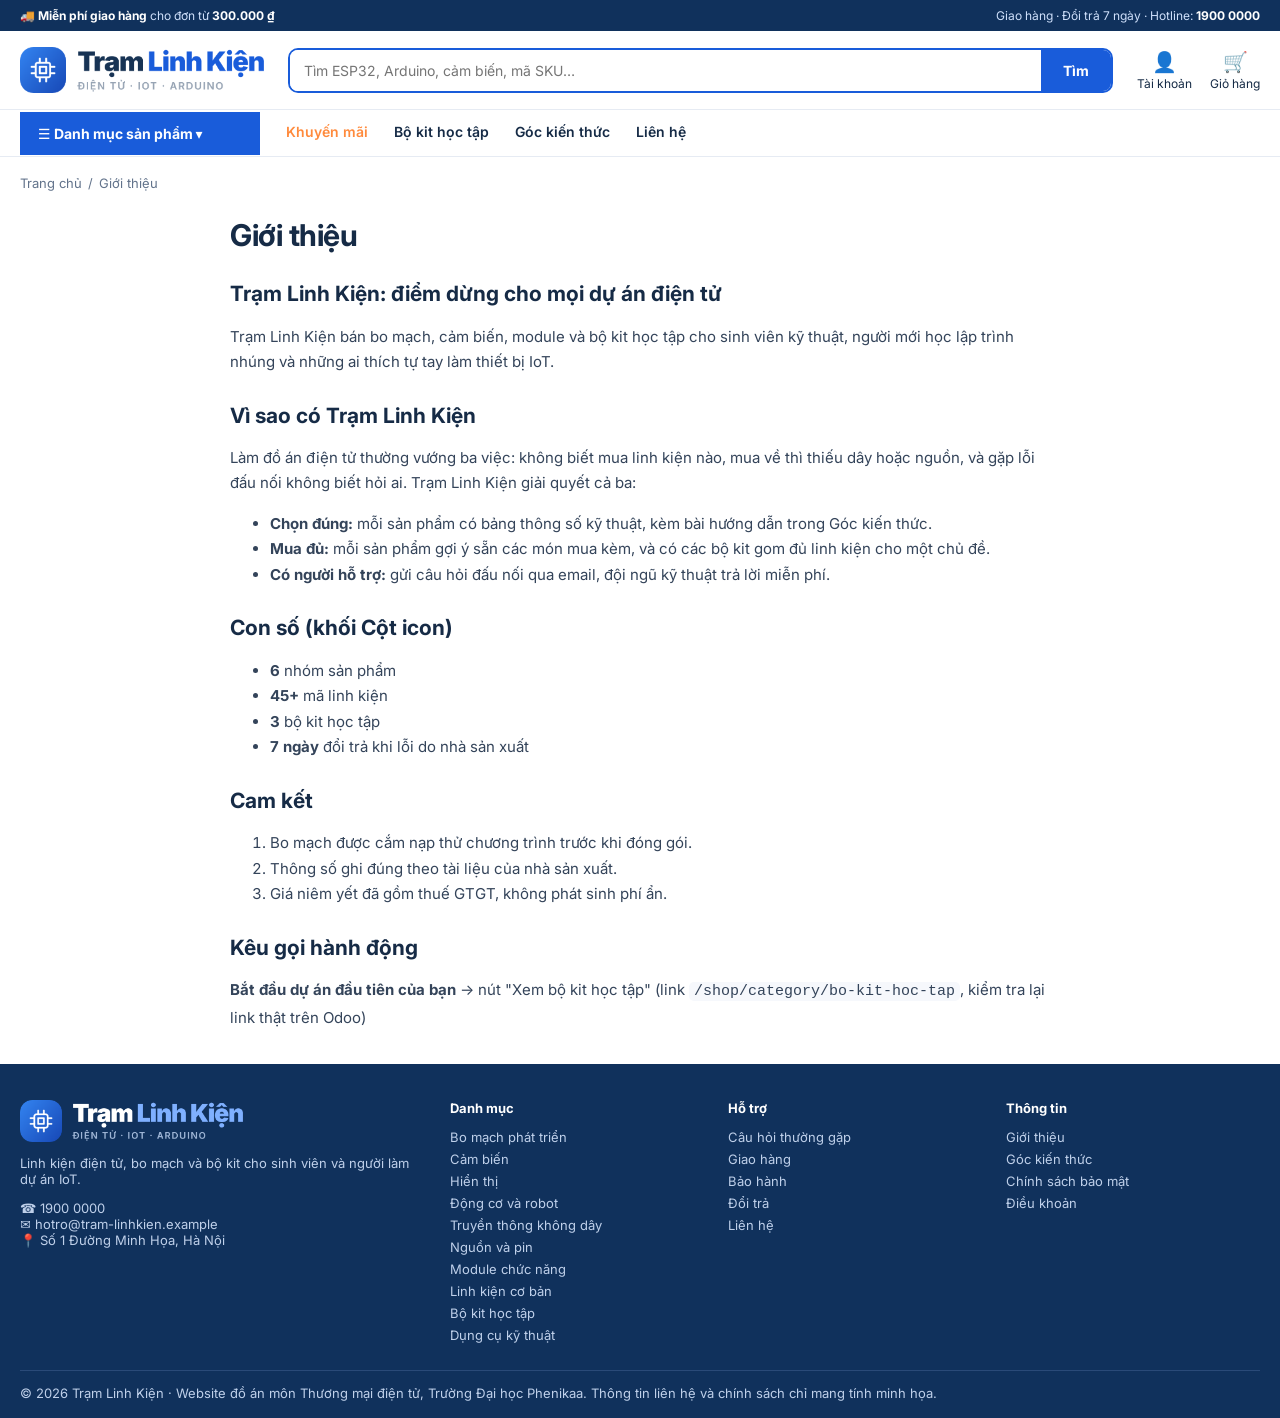
<file: gioi_thieu.html>
<!doctype html><html lang="vi"><head><meta charset="utf-8">
<meta name="viewport" content="width=device-width,initial-scale=1">
<title>Giới thiệu | Trạm Linh Kiện</title>
<link href="https://fonts.googleapis.com/css2?family=Inter:wght@400;500;600;700;800&display=swap" rel="stylesheet">
<link rel="stylesheet" href="style.css"><link rel="icon" href="images/icon.png"></head><body>

<div class="top"><div class="wrap"><span>🚚 <b>Miễn phí giao hàng</b> cho đơn từ <b>300.000 ₫</b></span>
<span><a href="giao_hang.html">Giao hàng</a> · <a href="doi_tra.html">Đổi trả 7 ngày</a> · Hotline: <b>1900 0000</b></span></div></div>
<header class="head"><div class="wrap">
<a href="index.html"><img class="logo" src="images/logo.png" alt="Trạm Linh Kiện"></a>
<form class="search" action="/shop" method="get"><input name="q" placeholder="Tìm ESP32, Arduino, cảm biến, mã SKU…"><button>Tìm</button></form>
<div class="acts"><a href="#" data-soon="Trên Odoo: trang Đăng nhập / Tài khoản chuẩn"><i>👤</i>Tài khoản</a>
<a href="/shop/cart"><i>🛒</i>Giỏ hàng<span class="count" hidden>0</span></a></div></div></header>
<nav class="nav"><div class="wrap"><div class="dd"><button class="cat ">☰ Danh mục sản phẩm ▾</button><div class="mega"><div><a class="mp" href="/shop">Bo mạch phát triển</a><a href="/shop">Arduino</a><a href="/shop">ESP32 / ESP8266</a><a href="/shop">Raspberry Pi</a></div><div><a class="mp" href="/shop">Cảm biến</a><a href="/shop">Nhiệt độ, độ ẩm, áp suất</a><a href="/shop">Khoảng cách, chuyển động</a><a href="/shop">Khí gas, ánh sáng, đất</a></div><div><a class="mp" href="/shop">Hiển thị</a></div><div><a class="mp" href="/shop">Động cơ và robot</a></div><div><a class="mp" href="/shop">Truyền thông không dây</a></div><div><a class="mp" href="/shop">Nguồn và pin</a><a href="/shop">Adapter, module nguồn</a><a href="/shop">Pin, đế pin, sạc</a></div><div><a class="mp" href="/shop">Module chức năng</a></div><div><a class="mp" href="/shop">Linh kiện cơ bản</a><a href="/shop">Điện trở, tụ, biến trở</a><a href="/shop">LED, nút nhấn, IC</a><a href="/shop">Dây cắm, breadboard</a></div><div><a class="mp" href="/shop">Bộ kit học tập</a></div><div><a class="mp" href="/shop">Dụng cụ kỹ thuật</a><a href="/shop">Hàn</a><a href="/shop">Đo và cắt</a></div><a class="all" href="/shop">Xem tất cả 68 sản phẩm →</a></div></div><a class="hot " href="/shop">Khuyến mãi</a><a class=" " href="/shop">Bộ kit học tập</a><a class=" " href="goc_kien_thuc.html">Góc kiến thức</a><a class=" " href="lien_he.html">Liên hệ</a></div></nav>
<div class="wrap crumb"><a href="index.html">Trang chủ</a><span>/</span>Giới thiệu</div><main class="wrap doc odoo"><h1>Giới thiệu</h1>
<h2>Trạm Linh Kiện: điểm dừng cho mọi dự án điện tử</h2>
<p>Trạm Linh Kiện bán bo mạch, cảm biến, module và bộ kit học tập cho sinh viên kỹ thuật, người mới học lập trình nhúng và những ai thích tự tay làm thiết bị IoT.</p>
<h2>Vì sao có Trạm Linh Kiện</h2>
<p>Làm đồ án điện tử thường vướng ba việc: không biết mua linh kiện nào, mua về thì thiếu dây hoặc nguồn, và gặp lỗi đấu nối không biết hỏi ai. Trạm Linh Kiện giải quyết cả ba:</p>
<ul><li><b>Chọn đúng:</b> mỗi sản phẩm có bảng thông số kỹ thuật, kèm bài hướng dẫn trong Góc kiến thức.</li><li><b>Mua đủ:</b> mỗi sản phẩm gợi ý sẵn các món mua kèm, và có các bộ kit gom đủ linh kiện cho một chủ đề.</li><li><b>Có người hỗ trợ:</b> gửi câu hỏi đấu nối qua email, đội ngũ kỹ thuật trả lời miễn phí.</li></ul>
<h2>Con số (khối Cột icon)</h2>
<ul><li><b>6</b> nhóm sản phẩm</li><li><b>45+</b> mã linh kiện</li><li><b>3</b> bộ kit học tập</li><li><b>7 ngày</b> đổi trả khi lỗi do nhà sản xuất</li></ul>
<h2>Cam kết</h2>
<ol><li>Bo mạch được cắm nạp thử chương trình trước khi đóng gói.</li><li>Thông số ghi đúng theo tài liệu của nhà sản xuất.</li><li>Giá niêm yết đã gồm thuế GTGT, không phát sinh phí ẩn.</li></ol>
<h2>Kêu gọi hành động</h2>
<p><b>Bắt đầu dự án đầu tiên của bạn</b> → nút &quot;Xem bộ kit học tập&quot; (link <code>/shop/category/bo-kit-hoc-tap</code>, kiểm tra lại link thật trên Odoo)</p></main>
<footer><div class="wrap"><div class="cols">
<div><img class="logo" src="images/logo_footer.png" alt="Trạm Linh Kiện"><p>Linh kiện điện tử, bo mạch và bộ kit cho sinh viên và người làm dự án IoT.</p>
<p>☎ 1900 0000<br>✉ hotro@tram-linhkien.example<br>📍 Số 1 Đường Minh Họa, Hà Nội</p></div>
<div><h4>Danh mục</h4><a href="/shop">Bo mạch phát triển</a><a href="/shop">Cảm biến</a><a href="/shop">Hiển thị</a><a href="/shop">Động cơ và robot</a><a href="/shop">Truyền thông không dây</a><a href="/shop">Nguồn và pin</a><a href="/shop">Module chức năng</a><a href="/shop">Linh kiện cơ bản</a><a href="/shop">Bộ kit học tập</a><a href="/shop">Dụng cụ kỹ thuật</a></div>
<div><h4>Hỗ trợ</h4><a href="cau_hoi_thuong_gap.html">Câu hỏi thường gặp</a><a href="giao_hang.html">Giao hàng</a><a href="bao_hanh.html">Bảo hành</a><a href="doi_tra.html">Đổi trả</a><a href="lien_he.html">Liên hệ</a></div>
<div><h4>Thông tin</h4><a href="gioi_thieu.html">Giới thiệu</a><a href="goc_kien_thuc.html">Góc kiến thức</a><a href="bao_mat.html">Chính sách bảo mật</a><a href="dieu_khoan.html">Điều khoản</a></div></div>
<div class="bottom">© 2026 Trạm Linh Kiện · Website đồ án môn Thương mại điện tử, Trường Đại học Phenikaa. Thông tin liên hệ và chính sách chỉ mang tính minh họa.</div></div></footer>
</body></html>
</file>
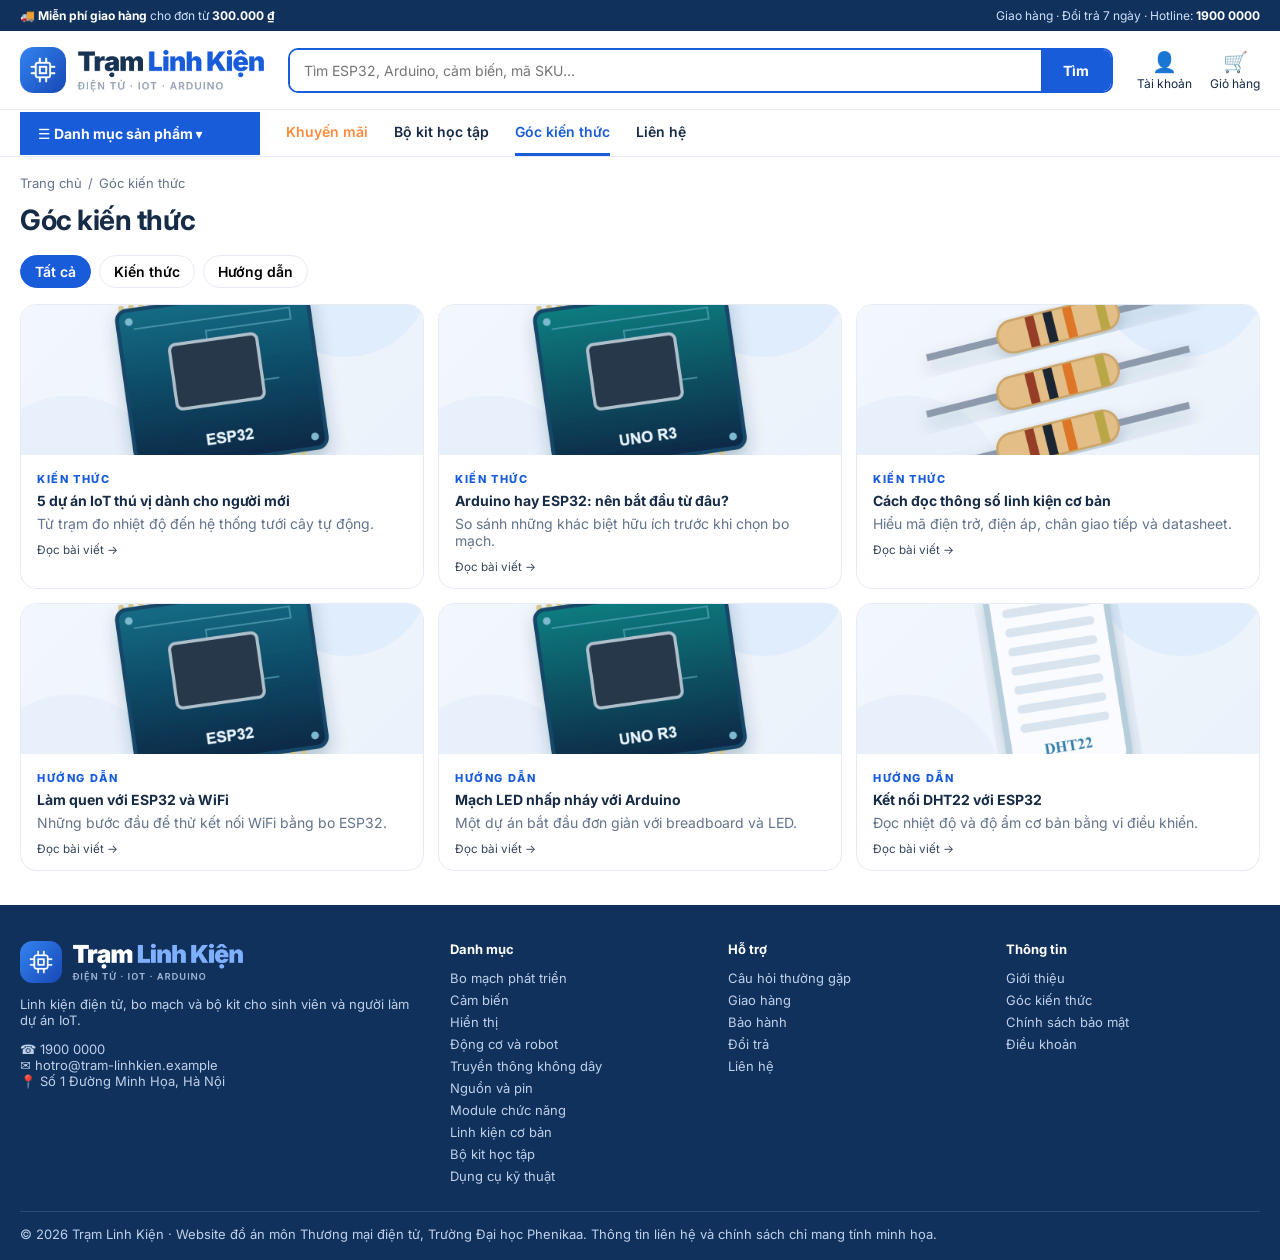
<file: goc_kien_thuc.html>
<!doctype html><html lang="vi"><head><meta charset="utf-8">
<meta name="viewport" content="width=device-width,initial-scale=1">
<title>Góc kiến thức | Trạm Linh Kiện</title>
<link href="https://fonts.googleapis.com/css2?family=Inter:wght@400;500;600;700;800&display=swap" rel="stylesheet">
<link rel="stylesheet" href="style.css"><link rel="icon" href="images/icon.png"></head><body>

<div class="top"><div class="wrap"><span>🚚 <b>Miễn phí giao hàng</b> cho đơn từ <b>300.000 ₫</b></span>
<span><a href="giao_hang.html">Giao hàng</a> · <a href="doi_tra.html">Đổi trả 7 ngày</a> · Hotline: <b>1900 0000</b></span></div></div>
<header class="head"><div class="wrap">
<a href="index.html"><img class="logo" src="images/logo.png" alt="Trạm Linh Kiện"></a>
<form class="search" action="/shop" method="get"><input name="q" placeholder="Tìm ESP32, Arduino, cảm biến, mã SKU…"><button>Tìm</button></form>
<div class="acts"><a href="#" data-soon="Trên Odoo: trang Đăng nhập / Tài khoản chuẩn"><i>👤</i>Tài khoản</a>
<a href="/shop/cart"><i>🛒</i>Giỏ hàng<span class="count" hidden>0</span></a></div></div></header>
<nav class="nav"><div class="wrap"><div class="dd"><button class="cat ">☰ Danh mục sản phẩm ▾</button><div class="mega"><div><a class="mp" href="/shop">Bo mạch phát triển</a><a href="/shop">Arduino</a><a href="/shop">ESP32 / ESP8266</a><a href="/shop">Raspberry Pi</a></div><div><a class="mp" href="/shop">Cảm biến</a><a href="/shop">Nhiệt độ, độ ẩm, áp suất</a><a href="/shop">Khoảng cách, chuyển động</a><a href="/shop">Khí gas, ánh sáng, đất</a></div><div><a class="mp" href="/shop">Hiển thị</a></div><div><a class="mp" href="/shop">Động cơ và robot</a></div><div><a class="mp" href="/shop">Truyền thông không dây</a></div><div><a class="mp" href="/shop">Nguồn và pin</a><a href="/shop">Adapter, module nguồn</a><a href="/shop">Pin, đế pin, sạc</a></div><div><a class="mp" href="/shop">Module chức năng</a></div><div><a class="mp" href="/shop">Linh kiện cơ bản</a><a href="/shop">Điện trở, tụ, biến trở</a><a href="/shop">LED, nút nhấn, IC</a><a href="/shop">Dây cắm, breadboard</a></div><div><a class="mp" href="/shop">Bộ kit học tập</a></div><div><a class="mp" href="/shop">Dụng cụ kỹ thuật</a><a href="/shop">Hàn</a><a href="/shop">Đo và cắt</a></div><a class="all" href="/shop">Xem tất cả 68 sản phẩm →</a></div></div><a class="hot " href="/shop">Khuyến mãi</a><a class=" " href="/shop">Bộ kit học tập</a><a class=" on" href="goc_kien_thuc.html">Góc kiến thức</a><a class=" " href="lien_he.html">Liên hệ</a></div></nav>
<div class="wrap crumb"><a href="index.html">Trang chủ</a><span>/</span>Góc kiến thức</div><main class="wrap odoo"><h1 class="pagetitle">Góc kiến thức</h1><div class="tabs"><button class="on" data-k="">Tất cả</button><button data-k="Kiến thức">Kiến thức</button><button data-k="Hướng dẫn">Hướng dẫn</button></div><div class="posts"><a class="post" data-k="Kiến thức" href="#" data-soon="Bài viết đầy đủ sẽ viết trên app Blog của Odoo"><img src="images/esp32-devkit.png" alt=""><div><span class="eyebrow">Kiến thức</span><b>5 dự án IoT thú vị dành cho người mới</b><p>Từ trạm đo nhiệt độ đến hệ thống tưới cây tự động.</p><small>Đọc bài viết →</small></div></a><a class="post" data-k="Kiến thức" href="#" data-soon="Bài viết đầy đủ sẽ viết trên app Blog của Odoo"><img src="images/arduino-uno.png" alt=""><div><span class="eyebrow">Kiến thức</span><b>Arduino hay ESP32: nên bắt đầu từ đâu?</b><p>So sánh những khác biệt hữu ích trước khi chọn bo mạch.</p><small>Đọc bài viết →</small></div></a><a class="post" data-k="Kiến thức" href="#" data-soon="Bài viết đầy đủ sẽ viết trên app Blog của Odoo"><img src="images/resistor-kit.png" alt=""><div><span class="eyebrow">Kiến thức</span><b>Cách đọc thông số linh kiện cơ bản</b><p>Hiểu mã điện trở, điện áp, chân giao tiếp và datasheet.</p><small>Đọc bài viết →</small></div></a><a class="post" data-k="Hướng dẫn" href="#" data-soon="Bài viết đầy đủ sẽ viết trên app Blog của Odoo"><img src="images/esp32-devkit.png" alt=""><div><span class="eyebrow">Hướng dẫn</span><b>Làm quen với ESP32 và WiFi</b><p>Những bước đầu để thử kết nối WiFi bằng bo ESP32.</p><small>Đọc bài viết →</small></div></a><a class="post" data-k="Hướng dẫn" href="#" data-soon="Bài viết đầy đủ sẽ viết trên app Blog của Odoo"><img src="images/arduino-uno.png" alt=""><div><span class="eyebrow">Hướng dẫn</span><b>Mạch LED nhấp nháy với Arduino</b><p>Một dự án bắt đầu đơn giản với breadboard và LED.</p><small>Đọc bài viết →</small></div></a><a class="post" data-k="Hướng dẫn" href="#" data-soon="Bài viết đầy đủ sẽ viết trên app Blog của Odoo"><img src="images/dht22.png" alt=""><div><span class="eyebrow">Hướng dẫn</span><b>Kết nối DHT22 với ESP32</b><p>Đọc nhiệt độ và độ ẩm cơ bản bằng vi điều khiển.</p><small>Đọc bài viết →</small></div></a></div></main>
<footer><div class="wrap"><div class="cols">
<div><img class="logo" src="images/logo_footer.png" alt="Trạm Linh Kiện"><p>Linh kiện điện tử, bo mạch và bộ kit cho sinh viên và người làm dự án IoT.</p>
<p>☎ 1900 0000<br>✉ hotro@tram-linhkien.example<br>📍 Số 1 Đường Minh Họa, Hà Nội</p></div>
<div><h4>Danh mục</h4><a href="/shop">Bo mạch phát triển</a><a href="/shop">Cảm biến</a><a href="/shop">Hiển thị</a><a href="/shop">Động cơ và robot</a><a href="/shop">Truyền thông không dây</a><a href="/shop">Nguồn và pin</a><a href="/shop">Module chức năng</a><a href="/shop">Linh kiện cơ bản</a><a href="/shop">Bộ kit học tập</a><a href="/shop">Dụng cụ kỹ thuật</a></div>
<div><h4>Hỗ trợ</h4><a href="cau_hoi_thuong_gap.html">Câu hỏi thường gặp</a><a href="giao_hang.html">Giao hàng</a><a href="bao_hanh.html">Bảo hành</a><a href="doi_tra.html">Đổi trả</a><a href="lien_he.html">Liên hệ</a></div>
<div><h4>Thông tin</h4><a href="gioi_thieu.html">Giới thiệu</a><a href="goc_kien_thuc.html">Góc kiến thức</a><a href="bao_mat.html">Chính sách bảo mật</a><a href="dieu_khoan.html">Điều khoản</a></div></div>
<div class="bottom">© 2026 Trạm Linh Kiện · Website đồ án môn Thương mại điện tử, Trường Đại học Phenikaa. Thông tin liên hệ và chính sách chỉ mang tính minh họa.</div></div></footer>
</body></html>
</file>
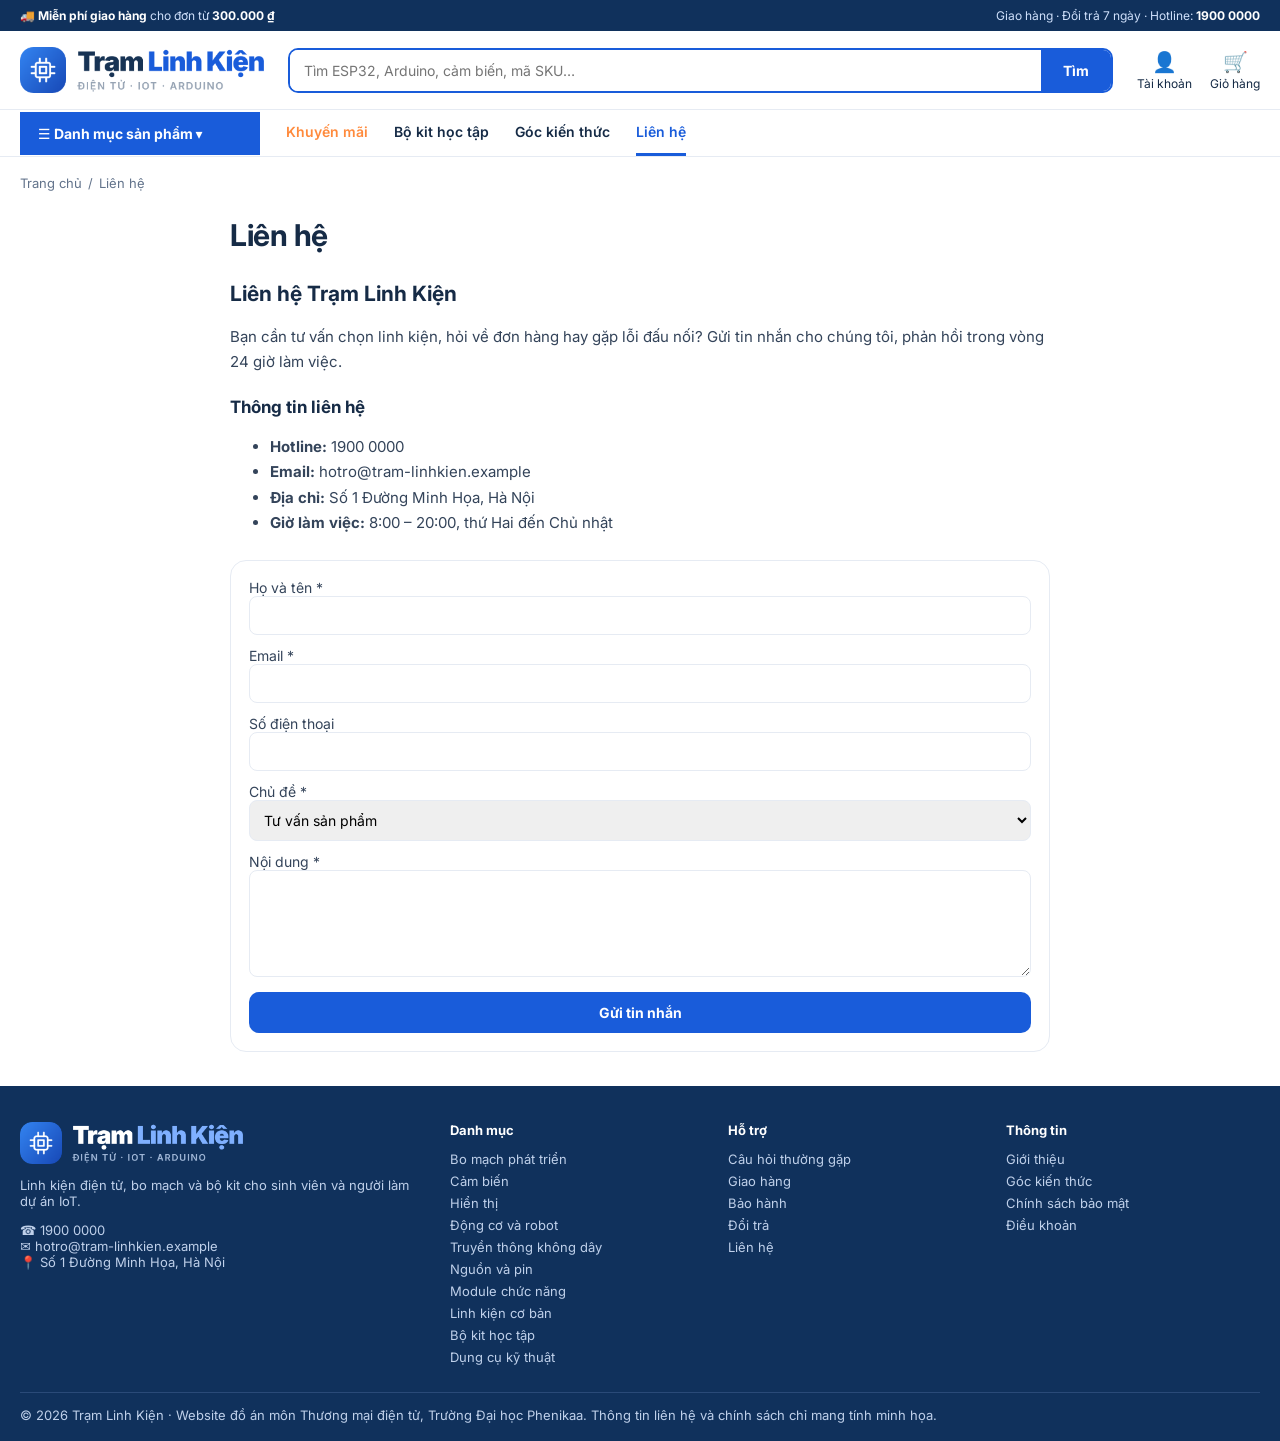
<file: lien_he.html>
<!doctype html><html lang="vi"><head><meta charset="utf-8">
<meta name="viewport" content="width=device-width,initial-scale=1">
<title>Liên hệ | Trạm Linh Kiện</title>
<link href="https://fonts.googleapis.com/css2?family=Inter:wght@400;500;600;700;800&display=swap" rel="stylesheet">
<link rel="stylesheet" href="style.css"><link rel="icon" href="images/icon.png"></head><body>

<div class="top"><div class="wrap"><span>🚚 <b>Miễn phí giao hàng</b> cho đơn từ <b>300.000 ₫</b></span>
<span><a href="giao_hang.html">Giao hàng</a> · <a href="doi_tra.html">Đổi trả 7 ngày</a> · Hotline: <b>1900 0000</b></span></div></div>
<header class="head"><div class="wrap">
<a href="index.html"><img class="logo" src="images/logo.png" alt="Trạm Linh Kiện"></a>
<form class="search" action="/shop" method="get"><input name="q" placeholder="Tìm ESP32, Arduino, cảm biến, mã SKU…"><button>Tìm</button></form>
<div class="acts"><a href="#" data-soon="Trên Odoo: trang Đăng nhập / Tài khoản chuẩn"><i>👤</i>Tài khoản</a>
<a href="/shop/cart"><i>🛒</i>Giỏ hàng<span class="count" hidden>0</span></a></div></div></header>
<nav class="nav"><div class="wrap"><div class="dd"><button class="cat ">☰ Danh mục sản phẩm ▾</button><div class="mega"><div><a class="mp" href="/shop">Bo mạch phát triển</a><a href="/shop">Arduino</a><a href="/shop">ESP32 / ESP8266</a><a href="/shop">Raspberry Pi</a></div><div><a class="mp" href="/shop">Cảm biến</a><a href="/shop">Nhiệt độ, độ ẩm, áp suất</a><a href="/shop">Khoảng cách, chuyển động</a><a href="/shop">Khí gas, ánh sáng, đất</a></div><div><a class="mp" href="/shop">Hiển thị</a></div><div><a class="mp" href="/shop">Động cơ và robot</a></div><div><a class="mp" href="/shop">Truyền thông không dây</a></div><div><a class="mp" href="/shop">Nguồn và pin</a><a href="/shop">Adapter, module nguồn</a><a href="/shop">Pin, đế pin, sạc</a></div><div><a class="mp" href="/shop">Module chức năng</a></div><div><a class="mp" href="/shop">Linh kiện cơ bản</a><a href="/shop">Điện trở, tụ, biến trở</a><a href="/shop">LED, nút nhấn, IC</a><a href="/shop">Dây cắm, breadboard</a></div><div><a class="mp" href="/shop">Bộ kit học tập</a></div><div><a class="mp" href="/shop">Dụng cụ kỹ thuật</a><a href="/shop">Hàn</a><a href="/shop">Đo và cắt</a></div><a class="all" href="/shop">Xem tất cả 68 sản phẩm →</a></div></div><a class="hot " href="/shop">Khuyến mãi</a><a class=" " href="/shop">Bộ kit học tập</a><a class=" " href="goc_kien_thuc.html">Góc kiến thức</a><a class=" on" href="lien_he.html">Liên hệ</a></div></nav>
<div class="wrap crumb"><a href="index.html">Trang chủ</a><span>/</span>Liên hệ</div><main class="wrap doc odoo"><h1>Liên hệ</h1>
<h2>Liên hệ Trạm Linh Kiện</h2>
<p>Bạn cần tư vấn chọn linh kiện, hỏi về đơn hàng hay gặp lỗi đấu nối? Gửi tin nhắn cho chúng tôi, phản hồi trong vòng 24 giờ làm việc.</p>
<h3>Thông tin liên hệ</h3>
<ul><li><b>Hotline:</b> 1900 0000</li><li><b>Email:</b> hotro@tram-linhkien.example</li><li><b>Địa chỉ:</b> Số 1 Đường Minh Họa, Hà Nội</li><li><b>Giờ làm việc:</b> 8:00 – 20:00, thứ Hai đến Chủ nhật</li></ul>
<div class="odoo" style="position:relative;margin-top:24px">
<form class="sum" style="position:static;display:grid;gap:12px" onsubmit="return false">
<label>Họ và tên *<br><input required style="width:100%;padding:10px;border:1px solid var(--line);border-radius:8px;font:inherit"></label>
<label>Email *<br><input type="email" style="width:100%;padding:10px;border:1px solid var(--line);border-radius:8px;font:inherit"></label>
<label>Số điện thoại<br><input style="width:100%;padding:10px;border:1px solid var(--line);border-radius:8px;font:inherit"></label>
<label>Chủ đề *<br><select style="width:100%;padding:10px;border:1px solid var(--line);border-radius:8px;font:inherit"><option>Tư vấn sản phẩm</option><option>Đơn hàng</option><option>Hỗ trợ kỹ thuật</option><option>Khác</option></select></label>
<label>Nội dung *<br><textarea rows="5" style="width:100%;padding:10px;border:1px solid var(--line);border-radius:8px;font:inherit"></textarea></label>
<button class="btn" data-soon="Cảm ơn bạn! Trạm Linh Kiện sẽ phản hồi qua email trong 24 giờ làm việc.">Gửi tin nhắn</button></form></div></main>
<footer><div class="wrap"><div class="cols">
<div><img class="logo" src="images/logo_footer.png" alt="Trạm Linh Kiện"><p>Linh kiện điện tử, bo mạch và bộ kit cho sinh viên và người làm dự án IoT.</p>
<p>☎ 1900 0000<br>✉ hotro@tram-linhkien.example<br>📍 Số 1 Đường Minh Họa, Hà Nội</p></div>
<div><h4>Danh mục</h4><a href="/shop">Bo mạch phát triển</a><a href="/shop">Cảm biến</a><a href="/shop">Hiển thị</a><a href="/shop">Động cơ và robot</a><a href="/shop">Truyền thông không dây</a><a href="/shop">Nguồn và pin</a><a href="/shop">Module chức năng</a><a href="/shop">Linh kiện cơ bản</a><a href="/shop">Bộ kit học tập</a><a href="/shop">Dụng cụ kỹ thuật</a></div>
<div><h4>Hỗ trợ</h4><a href="cau_hoi_thuong_gap.html">Câu hỏi thường gặp</a><a href="giao_hang.html">Giao hàng</a><a href="bao_hanh.html">Bảo hành</a><a href="doi_tra.html">Đổi trả</a><a href="lien_he.html">Liên hệ</a></div>
<div><h4>Thông tin</h4><a href="gioi_thieu.html">Giới thiệu</a><a href="goc_kien_thuc.html">Góc kiến thức</a><a href="bao_mat.html">Chính sách bảo mật</a><a href="dieu_khoan.html">Điều khoản</a></div></div>
<div class="bottom">© 2026 Trạm Linh Kiện · Website đồ án môn Thương mại điện tử, Trường Đại học Phenikaa. Thông tin liên hệ và chính sách chỉ mang tính minh họa.</div></div></footer>
</body></html>
</file>
<file: style.css>
:root{--blue:#195cda;--blue2:#174bb2;--ink:#162b46;--text:#34445a;--muted:#62738b;--bg:#f6f8fc;--line:#e6ebf3;
--green:#11966b;--orange:#ff8a3c;--navy:#10315c}
*{box-sizing:border-box}body{margin:0;font-family:Inter,system-ui,sans-serif;color:var(--text);font-size:14px;background:#fff}
a{color:inherit;text-decoration:none}img{display:block;max-width:100%}button{font:inherit;cursor:pointer}
a:focus-visible,button:focus-visible,input:focus-visible,select:focus-visible,summary:focus-visible{outline:3px solid var(--blue);outline-offset:3px}
.search:focus-within{box-shadow:0 0 0 3px #195cda20}
.wrap{width:min(1240px,100% - 32px);margin:auto;position:relative}
.top{background:var(--navy);color:#cfe0fb;font-size:12px}.top .wrap{display:flex;justify-content:space-between;gap:12px;padding:8px 0;flex-wrap:wrap}
.top b{color:#fff}
.head .wrap{display:flex;align-items:center;gap:24px;padding:16px 0}.head .logo{height:46px}
.search{flex:1;display:flex;border:2px solid var(--blue);border-radius:10px;overflow:hidden}
.search input{flex:1;border:0;padding:12px 14px;font:inherit;outline:0;min-width:0}.search button{border:0;background:var(--blue);color:#fff;padding:0 22px;font-weight:700}
.acts{display:flex;gap:18px;font-size:12px;color:var(--ink)}.acts a{display:grid;place-items:center;gap:2px;position:relative}.acts i{font-style:normal;font-size:20px}
.count{position:absolute;top:-6px;right:2px;background:var(--orange);color:#fff;font-size:10px;font-weight:800;border-radius:999px;min-width:17px;height:17px;display:grid;place-items:center;padding:0 4px}
.nav{border-top:1px solid var(--line);border-bottom:1px solid var(--line)}.nav .wrap{display:flex;gap:26px;align-items:center;font-weight:600;color:var(--ink);overflow-x:auto}
.nav a{padding:13px 0;white-space:nowrap;border-bottom:3px solid transparent}.nav a.on{border-color:var(--blue);color:var(--blue)}
.nav .cat{background:var(--blue);color:#fff;padding:13px 18px;width:240px;flex-shrink:0;border:0}.nav .hot{color:var(--orange)}
.hero .wrap{display:grid;grid-template-columns:240px 1fr 280px;gap:16px;padding:16px 0}
.side{border:1px solid var(--line);border-radius:14px;padding:6px}.side a{display:flex;align-items:center;gap:10px;padding:8px;border-radius:10px;font-weight:600;color:var(--ink)}
.side a:hover,.side a.on{background:var(--bg)}.side a.on{color:var(--blue)}.side img{width:34px;height:34px;border-radius:8px}.side small{margin-left:auto;color:var(--muted);font-weight:500}
.banner{border-radius:18px;background:linear-gradient(120deg,#e8f1ff,#f6f9ff);display:flex;align-items:center;padding:28px 32px;min-height:300px;overflow:hidden;position:relative}
.banner .t{max-width:56%;position:relative;z-index:1}.eyebrow{color:var(--blue);font-size:11px;font-weight:800;letter-spacing:1.6px;text-transform:uppercase}
.banner h1{color:var(--ink);font-size:34px;line-height:1.15;margin:10px 0;letter-spacing:-1px}.banner h1 span{color:var(--blue)}
.banner p{margin:0 0 18px}.btn{display:inline-block;background:var(--blue);color:#fff;font-weight:700;padding:12px 20px;border-radius:10px;border:0}
.btn:hover{background:var(--blue2)}.btn.ghost{background:#fff;color:var(--blue);border:1px solid #cfdcf2}
.banner img{position:absolute;right:-10px;bottom:-30px;width:46%}
.promos{display:grid;gap:16px}.promo{border-radius:18px;padding:20px;display:flex;flex-direction:column;justify-content:space-between;overflow:hidden;position:relative;min-height:142px}
.promo h3{margin:6px 0;color:var(--ink);font-size:17px;max-width:62%}.promo span{color:var(--blue);font-weight:700;font-size:13px}
.promo img{position:absolute;right:-14px;bottom:-14px;width:120px}.p1{background:#e4f6ee}.p2{background:#fff0e4}.p2 .eyebrow{color:var(--orange)}
.trust .wrap{display:grid;grid-template-columns:repeat(4,1fr);border:1px solid var(--line);border-radius:14px}
.trust .wrap>div:not(.note){padding:14px 18px;display:flex;gap:12px;align-items:center}.trust .wrap>div+div{border-left:1px solid var(--line)}.trust i{font-style:normal;font-size:22px}
.trust b{display:block;color:var(--ink)}.trust small{color:var(--muted)}
.sec{padding:34px 0}.sec.alt{background:var(--bg)}.sechead{display:flex;justify-content:space-between;align-items:end;margin-bottom:16px;gap:12px}
.sechead h2{margin:0;color:var(--ink);font-size:24px;letter-spacing:-.5px}.sechead p{margin:4px 0 0;color:var(--muted)}.sechead a{color:var(--blue);font-weight:700;white-space:nowrap}
.grid{display:grid;grid-template-columns:repeat(5,minmax(0,1fr));gap:14px}.grid.g4{grid-template-columns:repeat(4,minmax(0,1fr))}
.card{background:#fff;border:1px solid var(--line);border-radius:16px;overflow:hidden;position:relative;display:flex;flex-direction:column}
.card:hover{box-shadow:0 14px 40px rgba(29,59,107,.1)}.card img{aspect-ratio:1;width:100%;object-fit:cover}
.cbody{padding:12px 14px 14px;display:flex;flex-direction:column;gap:8px;flex:1}.card h3{font-size:14px;margin:0;color:var(--ink);font-weight:600;line-height:1.35;min-height:38px}
.card h3 a:hover{color:var(--blue)}
.price b{color:var(--blue);font-size:17px}.price s{color:var(--muted);font-size:12px;margin-left:8px}
.add{margin-top:auto;border:0;background:var(--blue);color:#fff;font-weight:700;padding:10px;border-radius:10px}.add:hover{background:var(--blue2)}
.tag{position:absolute;top:10px;left:10px;background:var(--orange);color:#fff;font-weight:800;font-size:12px;padding:3px 8px;border-radius:7px;z-index:1}
.kits{display:grid;grid-template-columns:1.3fr 1fr 1fr 1fr;gap:14px}.kitban{background:linear-gradient(140deg,var(--blue),var(--blue2));color:#fff;border-radius:16px;padding:24px;display:flex;flex-direction:column;justify-content:center}
.kitban h3{font-size:22px;margin:8px 0}.kitban .eyebrow{color:#bcd4ff}.kitban .btn{background:#fff;color:var(--blue);align-self:start;margin-top:10px}
.proj{display:grid;grid-template-columns:repeat(3,1fr);gap:14px}.proj a{border-radius:16px;padding:18px 20px;display:flex;gap:14px;align-items:center}
.proj img{width:72px;border-radius:12px}.proj b{color:var(--ink);display:block}.proj small{color:var(--blue);font-weight:700}
.posts{display:grid;grid-template-columns:repeat(3,1fr);gap:14px}.post{border:1px solid var(--line);border-radius:16px;overflow:hidden;background:#fff}
.post img{height:150px;width:100%;object-fit:cover}.post div{padding:14px 16px}.post b{color:var(--ink);display:block;margin:6px 0}.post p{margin:0 0 8px;color:var(--muted)}
.news{background:var(--navy);border-radius:16px;color:#fff;padding:20px 26px;display:flex;justify-content:space-between;align-items:center;gap:16px;flex-wrap:wrap}
.news b{font-size:18px}.news form{display:flex;gap:8px}.news input{border:0;border-radius:10px;padding:11px 14px;width:260px;font:inherit}.news button{border:0;border-radius:10px;padding:0 18px;font-weight:700;color:var(--blue)}
footer{background:var(--navy);color:#bfd0ea;margin-top:34px;padding:36px 0 18px;font-size:13px}footer .cols{display:grid;grid-template-columns:1.6fr 1fr 1fr 1fr;gap:24px}
footer h4{color:#fff;margin:0 0 10px}footer a{display:block;padding:3px 0}footer a:hover{color:#fff}footer .logo{height:42px;margin-bottom:12px}footer .bottom{border-top:1px solid #2a4a78;margin-top:24px;padding-top:14px}
/* trang con */
.crumb{color:var(--muted);font-size:13px;padding:18px 0 6px}.crumb a:hover{color:var(--blue)}.crumb span{margin:0 6px}
.pagetitle{color:var(--ink);font-size:28px;margin:6px 0 18px;letter-spacing:-.5px}
.shop{display:grid;grid-template-columns:240px 1fr;gap:22px;align-items:start}
.filters{border:1px solid var(--line);border-radius:14px;padding:16px;position:sticky;top:12px}.filters h4{margin:0 0 10px;color:var(--ink)}
.filters a{display:flex;justify-content:space-between;padding:7px 8px;border-radius:8px}.filters a:hover,.filters a.on{background:var(--bg);color:var(--blue);font-weight:600}
.filters hr{border:0;border-top:1px solid var(--line);margin:14px 0}.filters label{display:flex;gap:8px;padding:5px 0;cursor:pointer}
.bar{display:flex;justify-content:space-between;align-items:center;gap:12px;margin-bottom:14px;flex-wrap:wrap}.bar select{font:inherit;padding:8px 10px;border:1px solid var(--line);border-radius:8px}
.chips{display:flex;gap:8px;flex-wrap:wrap}.chip{background:var(--bg);border-radius:999px;padding:4px 10px;font-size:12px}
.pager{display:flex;gap:6px;justify-content:center;margin-top:20px}.pager button{border:1px solid var(--line);background:#fff;border-radius:8px;width:36px;height:36px}.pager .on{background:var(--blue);color:#fff;border-color:var(--blue)}
.empty{padding:40px;text-align:center;color:var(--muted);border:1px dashed var(--line);border-radius:14px}
.pd{display:grid;grid-template-columns:1fr 1fr;gap:36px;align-items:start}.pd .pic{border:1px solid var(--line);border-radius:18px;overflow:hidden}
.pd h1{color:var(--ink);font-size:28px;margin:0 0 8px;letter-spacing:-.5px}.pd .sku{color:var(--muted);font-size:13px}
.pd .price b{font-size:28px}.pd .price s{font-size:16px}.pd .lead{font-size:15px}
.buy{display:flex;gap:10px;margin:18px 0}.qty{display:flex;border:1px solid var(--line);border-radius:10px}.qty button{border:0;background:none;width:40px;font-size:18px}.qty input{width:44px;border:0;text-align:center;font:inherit}
.perks{display:grid;gap:8px;background:var(--bg);border-radius:14px;padding:14px 16px;margin-top:8px}
.spec h4{color:var(--ink);font-size:17px;margin:20px 0 8px}.spec table{width:100%;border-collapse:collapse}.spec th,.spec td{text-align:left;padding:9px 6px;border-bottom:1px solid var(--line)}.spec th{width:40%;color:var(--ink)}
.cart{display:grid;grid-template-columns:1fr 340px;gap:22px;align-items:start}
.line{display:grid;grid-template-columns:76px 1fr auto auto;gap:14px;align-items:center;padding:14px 0;border-bottom:1px solid var(--line)}.line img{border-radius:10px}
.line b{color:var(--ink)}.line .rm{border:0;background:none;color:#c04343}
.sum{border:1px solid var(--line);border-radius:16px;padding:18px;position:sticky;top:12px}.sum div{display:flex;justify-content:space-between;padding:6px 0}.sum .tot{font-size:18px;font-weight:800;color:var(--ink);border-top:1px solid var(--line);margin-top:6px;padding-top:12px}
.ship{background:#eaf7f1;color:#0d6e4f;border-radius:10px;padding:10px 12px;font-size:13px;margin-bottom:10px}.bar2{height:6px;background:#cdeee0;border-radius:9px;margin-top:6px}.bar2 i{display:block;height:6px;background:var(--green);border-radius:9px}
.doc{max-width:820px}.doc h1{color:var(--ink);font-size:30px;letter-spacing:-.5px}.doc h2{color:var(--ink);font-size:21px;margin-top:28px}.doc h3{color:var(--ink);font-size:17px;margin-top:22px}
.doc p,.doc li{line-height:1.7;font-size:15px}.doc table{border-collapse:collapse;width:100%;margin:10px 0}.doc th,.doc td{border:1px solid var(--line);padding:9px 12px;text-align:left}.doc th{background:var(--bg);color:var(--ink)}
.doc code{background:var(--bg);padding:1px 5px;border-radius:5px}
.tabs{display:flex;gap:8px;margin-bottom:16px}.tabs button{border:1px solid var(--line);background:#fff;border-radius:999px;padding:7px 14px;font-weight:600}.tabs .on{background:var(--blue);color:#fff;border-color:var(--blue)}
.toast{position:fixed;left:50%;bottom:24px;transform:translateX(-50%);background:var(--ink);color:#fff;padding:12px 18px;border-radius:10px;font-weight:600;opacity:0;transition:.25s;z-index:20;pointer-events:none}.toast.show{opacity:1}
/* ghi chú Odoo */
.note{position:absolute;top:-24px;left:0;z-index:5;background:#7c3aed;color:#fff;font-size:11px;font-weight:600;padding:3px 8px;border-radius:6px;white-space:nowrap}
body:not(.notes) .note{display:none!important}body.notes .sec,body.notes .hero,body.notes .trust,body.notes .odoo{outline:2px dashed #7c3aed55;outline-offset:-2px}
.toggle{display:none;position:fixed;right:16px;bottom:16px;z-index:9;background:#7c3aed;color:#fff;border:0;border-radius:999px;padding:10px 16px;font-weight:700;box-shadow:0 6px 20px #0003}
body.show-notes-control .toggle{display:block}
.count[hidden]{display:none}
/* Menu dùng bốn cột trên máy tính, bảng cuộn có nút đóng trên điện thoại. */
.nav .wrap{overflow:visible}.dd{position:relative;flex-shrink:0}
.nav .cat{font:inherit;font-weight:700;cursor:pointer;text-align:left}.nav .cat.on{background:var(--blue2)}
.mega{display:none;position:absolute;top:100%;left:0;z-index:30;background:#fff;border:1px solid var(--line);border-radius:0 0 16px 16px;
box-shadow:0 18px 40px rgba(29,59,107,.16);padding:18px 20px;width:min(820px,calc(100vw - 32px));column-count:4;column-gap:22px}
.dd.open .mega{display:block}
.mega>div{display:flex;flex-direction:column;break-inside:avoid;padding-bottom:12px}
.mega a{display:block;padding:4px 0;border:0;border-radius:0;color:var(--text);white-space:normal;line-height:1.5}.mega a:hover{color:var(--blue)}
.mega a.mp{font-weight:800;color:var(--ink);padding-bottom:6px}
.mega .all{column-span:all;display:block;text-align:center;color:var(--blue);font-weight:700;border-top:1px solid var(--line);padding-top:12px;margin-top:4px}
.mega>.mega-header{display:none}
.menu-close{display:grid;place-items:center;width:44px;height:44px;border:1px solid var(--line);border-radius:10px;background:#fff;color:var(--ink);font-size:26px;flex-shrink:0}
.menu-backdrop{position:fixed;inset:0;background:#10294780;z-index:80}.menu-backdrop[hidden]{display:none}
.acts i svg{display:block;width:22px;height:22px;fill:none;stroke:currentColor;stroke-width:1.8;stroke-linecap:round;stroke-linejoin:round}
/* Danh mục trang chủ và bộ lọc cửa hàng. */
.side{position:relative;padding:0;overflow:hidden}
.sidescroll{position:absolute;inset:0;overflow-y:auto;padding:6px 6px 26px;scrollbar-width:thin;scrollbar-color:#b9c7dc transparent}
.sidescroll::-webkit-scrollbar{width:6px}.sidescroll::-webkit-scrollbar-thumb{background:#b9c7dc;border-radius:9px}
.side::after{content:"";position:absolute;left:0;right:8px;bottom:0;height:34px;background:linear-gradient(transparent,#fff);pointer-events:none;border-radius:0 0 14px 14px}
.side a{padding:7px 10px}.side a.sp{font-weight:700;color:var(--ink);margin-top:2px}
.side a.sc{font-weight:500;color:var(--text);padding:5px 10px 5px 22px;font-size:13px}.side a.sc:hover{color:var(--blue)}
.filters a.fsc{padding-left:22px;font-size:13px}
.filters a{gap:10px}.filters a small{flex-shrink:0;color:var(--muted)}
.filters>summary{display:none;list-style:none;cursor:pointer;color:var(--ink);font-weight:700}.filters>summary::-webkit-details-marker{display:none}
.filter-status{margin-left:auto;color:var(--muted);font-size:12px;font-weight:500}
.filter-arrow{width:8px;height:8px;border-right:2px solid currentColor;border-bottom:2px solid currentColor;transform:rotate(45deg);margin:0 3px 4px 4px}
.filters[open] .filter-arrow{transform:rotate(225deg);margin-bottom:0}
.filter-reset{width:100%;margin-top:16px;padding:10px;border:1px solid var(--line);background:#fff;border-radius:8px;color:var(--blue);font-weight:600}
.active-filters{display:flex;flex-wrap:wrap;gap:8px;margin-bottom:14px}.active-filters:empty{display:none}
.active-filters button{border:1px solid #cad8ee;border-radius:999px;background:#edf4ff;color:var(--blue2);padding:7px 12px;text-align:left;font-size:12px;min-height:36px}
.titlerow{display:flex;justify-content:space-between;align-items:center;gap:16px;flex-wrap:wrap;margin-bottom:18px}.titlerow .pagetitle{margin:0}.titlerow .bar{margin:0;gap:18px;position:relative}
@media (max-width:900px){
  body.menu-open{overflow:hidden}
  .nav .wrap{overflow-x:auto;gap:20px}.nav .cat{width:auto}
  .mega{position:fixed;inset:16px;z-index:90;width:auto;max-width:calc(100vw - 32px);height:fit-content;max-height:calc(100vh - 32px);max-height:calc(100dvh - 32px);overflow-y:auto;overscroll-behavior:contain;column-count:auto;border-radius:16px;padding:16px 20px}
  .mega>.mega-header{display:flex;flex-direction:row;justify-content:space-between;align-items:center;gap:12px;position:sticky;top:-16px;background:#fff;padding:8px 0 12px;z-index:1;font-size:18px;color:var(--ink)}
  .mega a{padding:9px 8px;min-height:40px}.mega a.mp{padding-bottom:9px}.mega>div{padding-bottom:8px}
  .hero .wrap{grid-template-columns:1fr;gap:12px;padding:12px 0}.hero .wrap>*{min-width:0}
  .side{display:block;width:100%;overflow:hidden;border:0}.side::after{display:none}
  .sidescroll{position:static;display:flex;gap:8px;width:100%;overflow-x:auto;padding:0 0 8px;scrollbar-width:thin}
  .side a.sc,.side a small{display:none}.side a.sp{flex-shrink:0;border:1px solid var(--line);border-radius:999px;white-space:nowrap;margin:0;padding:9px 12px}
  .head .wrap{flex-wrap:wrap;gap:16px}.head .logo{height:40px}.acts{margin-left:auto;gap:16px}.acts a{font-size:0;min-width:32px;min-height:40px;align-content:center}
  .search{order:3;flex-basis:100%}.search input{font-size:16px}
  .banner{min-height:248px;padding:24px}.banner .t{max-width:100%}.banner h1{font-size:30px}.banner img{opacity:.18}
  .promos{grid-template-columns:repeat(2,minmax(0,1fr));gap:12px}
  .promo{display:grid;grid-template-columns:minmax(0,1fr) 88px;gap:10px 14px;align-items:center;padding:18px;min-height:132px}
  .promo>div{grid-column:1;grid-row:1;min-width:0}.promo h3{max-width:none;margin-bottom:0;font-size:16px}.promo>span{grid-column:1;grid-row:2;align-self:start}
  .promo img{position:static;grid-column:2;grid-row:1 / span 2;width:100%;border-radius:12px}
  .grid,.grid.g4{grid-template-columns:repeat(2,minmax(0,1fr))}
  .trust .wrap{grid-template-columns:1fr 1fr}.trust .wrap>div+div{border-left:0}.trust .wrap>div:not(.note){padding:12px;gap:9px}
  .kits,.proj,.posts,.shop,.pd,.cart{grid-template-columns:1fr}footer .cols{grid-template-columns:1fr 1fr}
  .shop{gap:16px}.shop>div{min-width:0}.filters{position:static;padding:0}.filters>summary{display:flex;align-items:center;gap:10px;min-height:48px;padding:14px 16px}
  .filter-content{padding:16px;border-top:1px solid var(--line)}.filter-reset{min-height:44px}
  .line{grid-template-columns:60px 1fr}.sum{position:static}.buy{flex-wrap:wrap}
  .news form{width:100%;min-width:0}.news input{flex:1;width:0;min-width:0}.news button{min-height:44px}
}
@media (max-width:600px){
  .promos{grid-template-columns:1fr}.promo{grid-template-columns:minmax(0,1fr) 96px}
  .sechead{align-items:start;flex-wrap:wrap}.sechead h2{font-size:22px}
  .cbody{padding:12px 10px}.card h3{font-size:13px}.price s{display:inline-block;margin-left:0;margin-right:8px}.add{min-height:44px}
  .titlerow{gap:12px}.titlerow .bar{width:100%;justify-content:space-between;gap:8px}
}
@media (max-width:360px){.head .logo{height:36px}.head .wrap{gap:12px}.acts{gap:8px}.promo{grid-template-columns:minmax(0,1fr) 80px}.banner h1{font-size:28px}}
</file>
